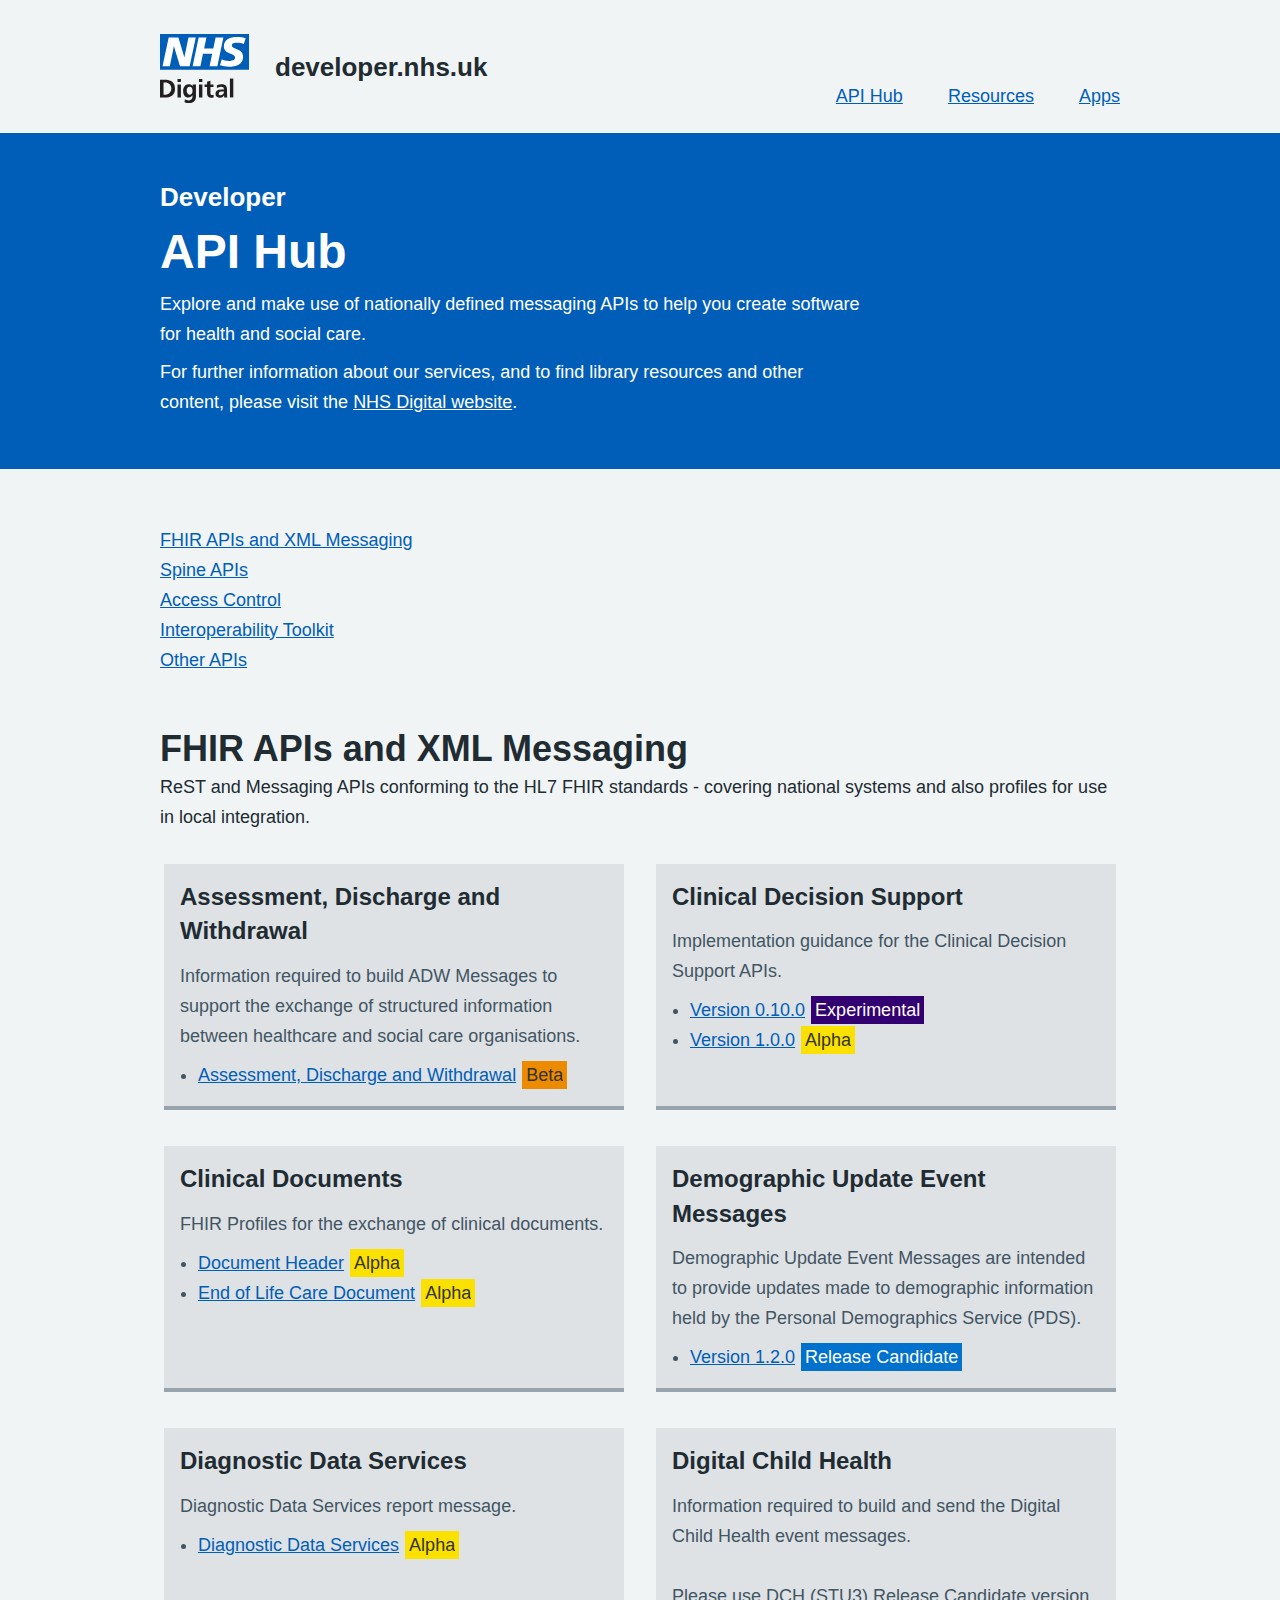
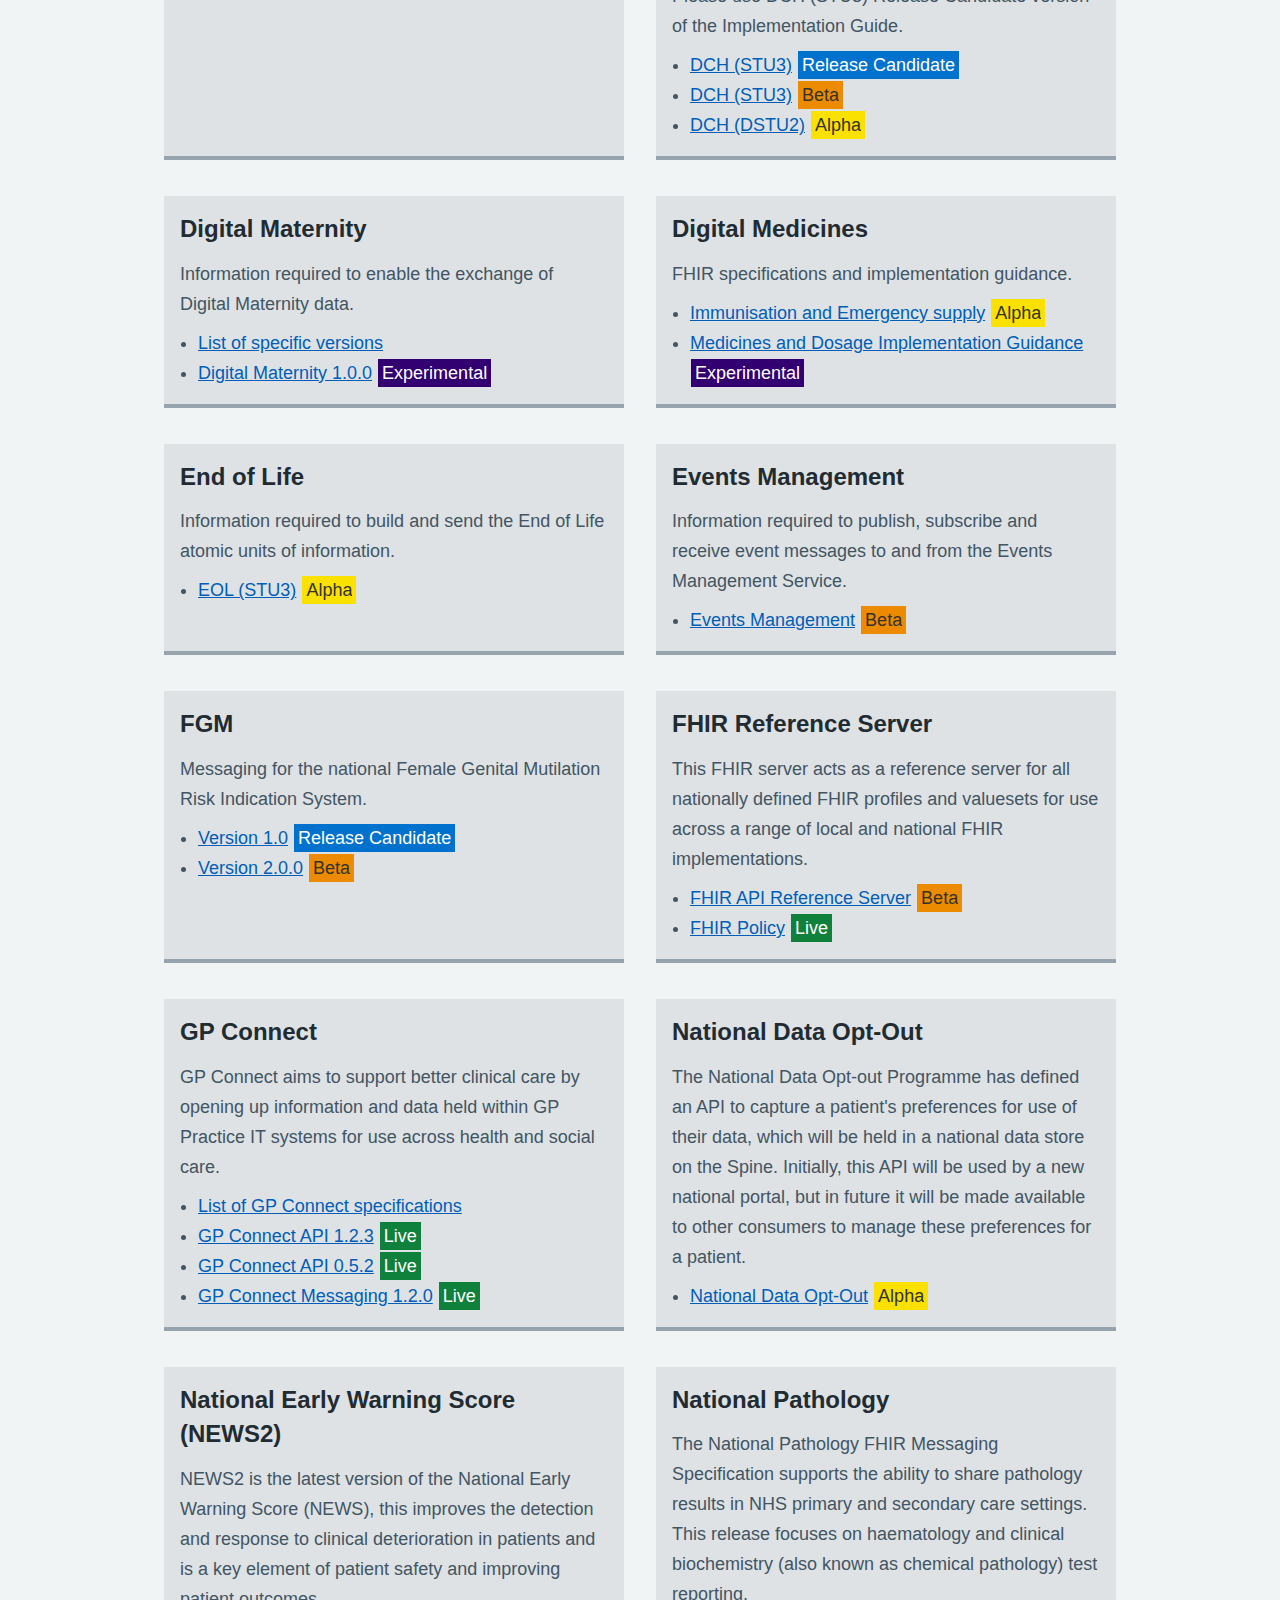
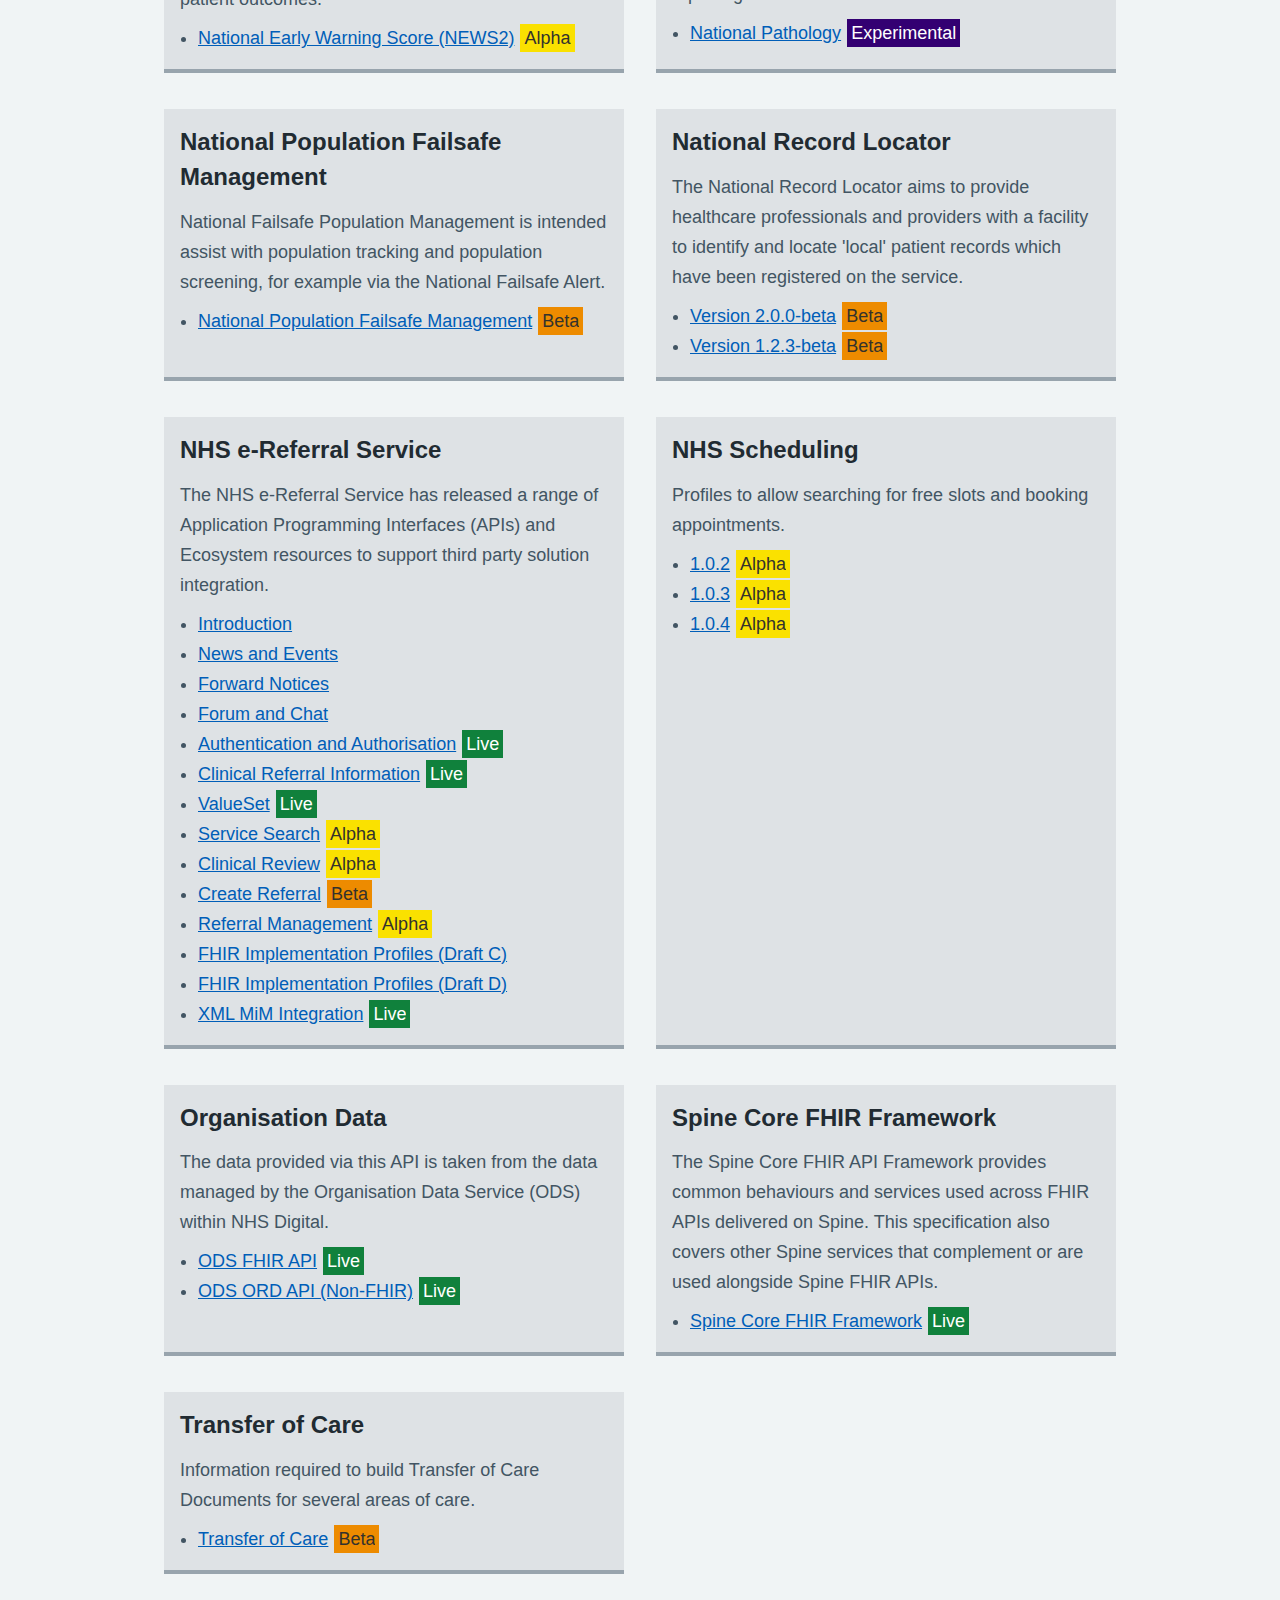
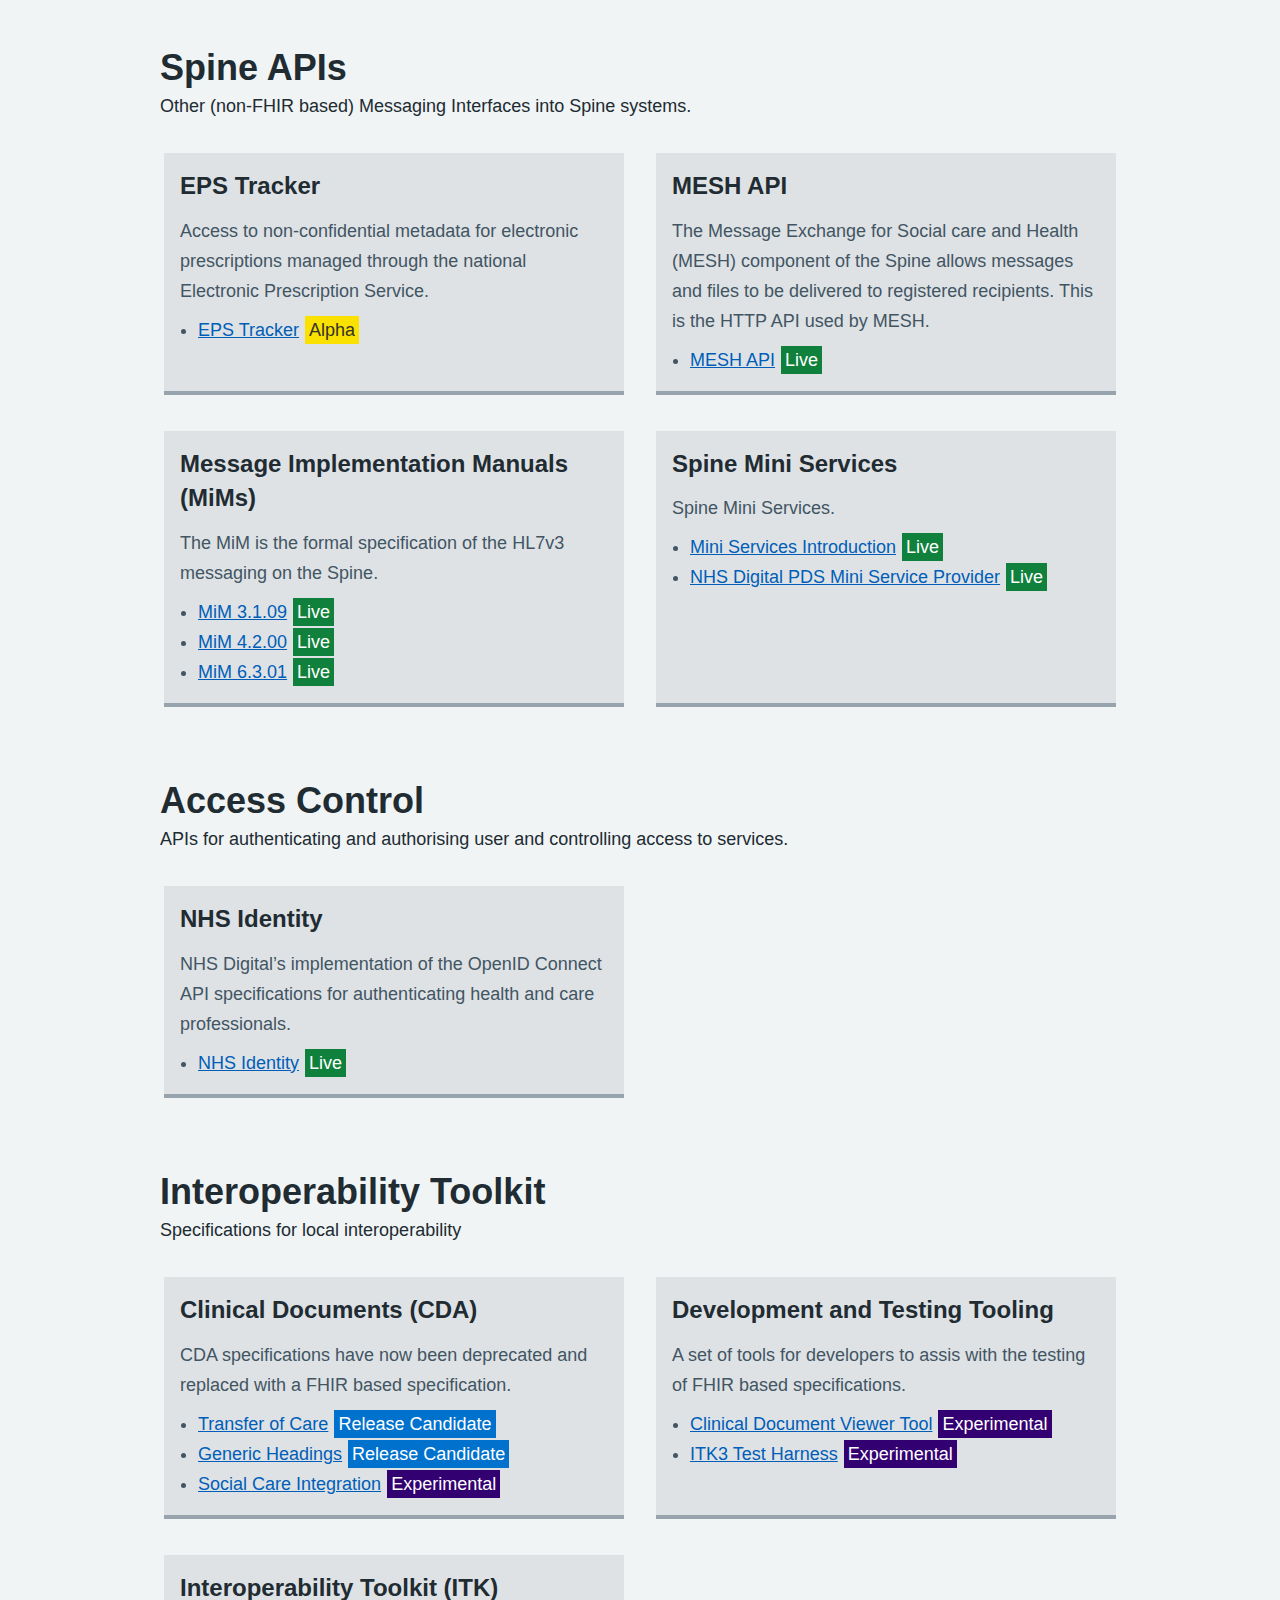
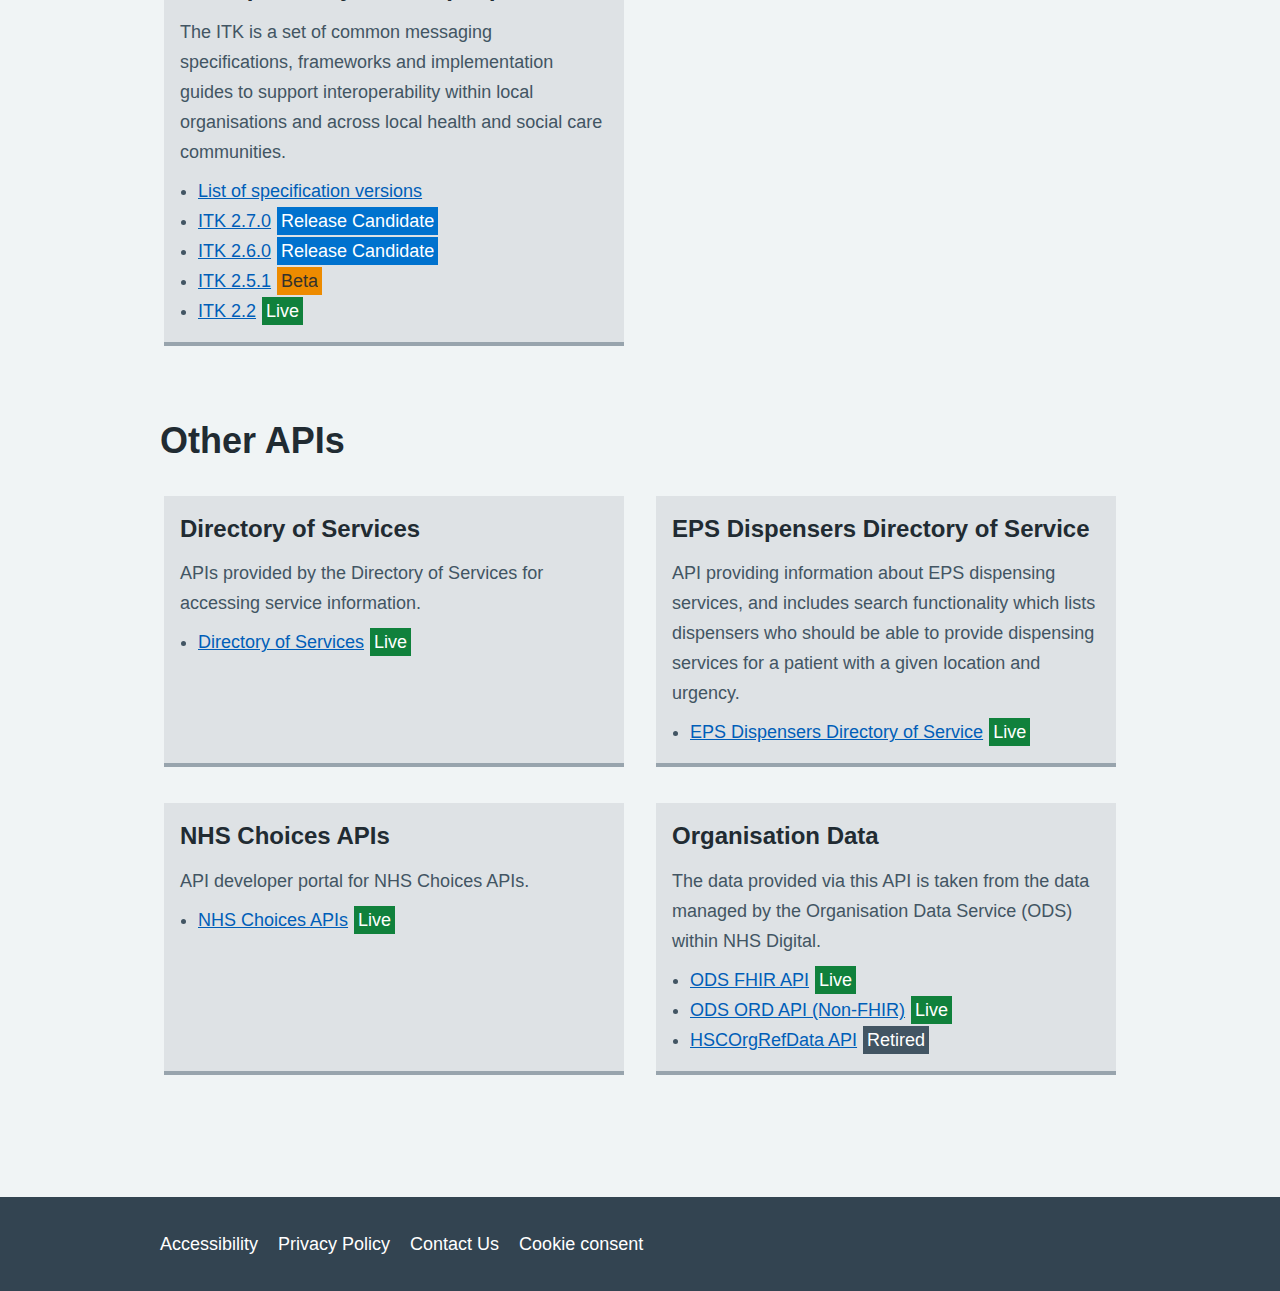
<file: index.html>
<!DOCTYPE html>
<html lang="en">
<head>
    <!-- Device metadata -->
    <meta charset="UTF-8">
    <meta name="viewport" content="width=device-width,initial-scale=1">
    <!-- Document metadata -->
    <title>NHS Health Developer Network</title>
    <meta name="description"
          content="Explore and Make use of the NHS Developer Network with nationally defined NHS messaging APIs">
    <meta name="keywords" content="NHS Developer Network, NHS APIs, NHS messaging APIs, NHS Digital"/>
    <meta name="author" content="NHS Digital">
    <!-- Media & Search metadata -->
    <link rel="canonical" href="https://developer.nhs.uk/apis/"/>
    <link rel="preconnect" href="https://www.google-analytics.com">
    <meta name="twitter:card" content="summary" />
    <meta name="twitter:site" content="@NHSDigital" />
    <meta name="twitter:creator" content="@NHSDigital" />
    <meta property="og:title" content="NHS Health Developer Network Hub Page" />
    <meta property="og:image" content="https://developer.nhs.uk/apple-icon-180x180.png" />
    <meta property="og:site_name" content="NHS Health Developer Network" />
    <meta property="og:description" content="Explore and Make use of the NHS Developer Network with nationally defined NHS messaging APIs." />
    <meta property="og:url" content="https://developer.nhs.uk/apis/" />
    <meta property="og:type" content="article" />
    <!-- Browser metadata -->
    <link rel="apple-touch-icon" sizes="57x57" href="/apple-icon-57x57.png">
    <link rel="apple-touch-icon" sizes="60x60" href="/apple-icon-60x60.png">
    <link rel="apple-touch-icon" sizes="72x72" href="/apple-icon-72x72.png">
    <link rel="apple-touch-icon" sizes="76x76" href="/apple-icon-76x76.png">
    <link rel="apple-touch-icon" sizes="114x114" href="/apple-icon-114x114.png">
    <link rel="apple-touch-icon" sizes="120x120" href="/apple-icon-120x120.png">
    <link rel="apple-touch-icon" sizes="144x144" href="/apple-icon-144x144.png">
    <link rel="apple-touch-icon" sizes="152x152" href="/apple-icon-152x152.png">
    <link rel="apple-touch-icon" sizes="180x180" href="/apple-icon-180x180.png">
    <link rel="icon" type="image/png" sizes="192x192" href="/android-icon-192x192.png">
    <link rel="icon" type="image/png" sizes="32x32" href="/favicon-32x32.png">
    <link rel="icon" type="image/png" sizes="96x96" href="/favicon-96x96.png">
    <link rel="icon" type="image/png" sizes="16x16" href="/favicon-16x16.png">
    <link rel="manifest" href="/manifest.json">
    <meta name="msapplication-TileColor" content="#ffffff">
    <meta name="msapplication-TileImage" content="/ms-icon-144x144.png">
    <meta name="theme-color" content="#ffffff">
    <!-- Analytics -->
    <script async src="https://www.googletagmanager.com/gtag/js?id=UA-38028819-4"></script>
    <script type="text/plain" data-cookieconsent="statistics">
        window.dataLayer = window.dataLayer || [];
        function gtag() {
            dataLayer.push(arguments);
        }
        gtag('js', new Date());
        gtag('config', 'UA-38028819-4', { 'anonymize_ip': true });
    </script>
    <!-- Site Style -->
    <link rel="stylesheet" type="text/css" href="/css/style-small.css" media="screen and (max-width: 992px)">
    <link rel="stylesheet" type="text/css" href="/css/style-large.css" media="screen and (min-width: 992px) and (max-width: 1520px)">
    <link rel="stylesheet" type="text/css" href="/css/style-large-xl.css" media="screen and (min-width: 1520px)">
    <!-- Cookiebot -->
    <script id="Cookiebot" src="https://consent.cookiebot.com/uc.js" data-cbid="84135343-2b4f-4d1a-b33b-564debb9d745" async></script>
</head>
<body>
<a href="#main-content" class="nhsd-skip-link">Skip to main content</a>
<header class="main-header">
    <div class="container">
        <div class="identity">
            <a href="https://developer.nhs.uk/apis/">
                <img src="/images/nhs-digital-logo.svg"
                     alt="NHS Health Developer Network Logo that links to the API's hub page. ">
            </a>
            <span>developer.nhs.uk</span>
        </div>
        <div class="navigation">
            <div class="search-box">
                <!-- TODO Add Search Box -->
            </div>
            <nav>
                <ul>
                    <li class="active"><a href="https://developer.nhs.uk/apis/">API Hub</a></li>
                    <li><a href="https://digital.nhs.uk/services/developer-resources">Resources</a></li>
                    <li><a href="https://mhealth.service.nhs.uk/">Apps</a></li>
                </ul>
            </nav>
        </div>
        <div class="menu-button" onclick="this.parentNode.classList.toggle('change')" aria-hidden="true">
            <div class="bar1"></div>
            <div class="bar2"></div>
            <div class="bar3"></div>
        </div>
    </div>
</header>
<section class="banner">
    <div class="container">
        <div class="banner-content">
            <span class="page-label">Developer</span>
            <h1><strong>API Hub</strong></h1>
            <p>
                Explore and make use of nationally defined messaging APIs to help you create software for health and social care.
            </p>
            <p>
                For further information about our services, and to find library resources and other content, please visit the
                <a href="https://digital.nhs.uk/">NHS Digital website</a>.
            </p>
        </div>
    </div>
</section>
<nav class="jump-links">
    <div class="container">
        <ul>
            <li><a href="#fhir-apis">FHIR APIs and XML Messaging</a></li>
            <li><a href="#spine-apis">Spine APIs</a></li>
            <li><a href="#access-control">Access Control</a></li>
            <li><a href="#interoperability-toolkit">Interoperability Toolkit</a></li>
            <li><a href="#other-apis">Other APIs</a></li>
        </ul>
    </div>
</nav>
<section id="main-content">
    <div class="container">
        <article>
            <h2 id="fhir-apis"><strong>FHIR APIs and XML Messaging</strong></h2>
            <p>ReST and Messaging APIs conforming to the HL7 FHIR standards - covering national systems and also
                profiles for use in local integration.</p>
            <div class="api-boxes">
                <section class="api-box">
                    <div class="inner-box">
                        <h3><strong>Assessment, Discharge and
                            Withdrawal</strong></h3>
                        <p>Information required to build ADW Messages to support the exchange of structured information
                            between
                            healthcare and social care organisations.</p>
                        <ul>
                            <li><a href="https://digital.nhs.uk/services/transfer-of-care-initiative/assessment-discharge-and-withdrawal---developer-resource">Assessment,
                                Discharge and Withdrawal</a>
                                <span class="indicator indicator-beta">Beta</span>
                            </li>
                        </ul>
                    </div>
                </section>
                <section class="api-box">
                    <div class="inner-box">
                        <h3><strong>Clinical Decision Support</strong></h3>
                        <p>Implementation guidance for the Clinical Decision Support APIs.</p>
                        <ul>
                            <li><a href="https://developer.nhs.uk/apis/cds-api/">Version 0.10.0</a>
                                <span class="indicator indicator-experimental">Experimental</span>
                            </li>
                            <li><a href="https://developer.nhs.uk/apis/cds-api-1-0-0/">Version 1.0.0</a>
                                <span class="indicator indicator-alpha">Alpha</span>
                            </li>
                        </ul>
                    </div>
                </section>
                <section class="api-box">
                    <div class="inner-box">
                        <h3><strong>Clinical Documents</strong></h3>
                        <p>FHIR Profiles for the exchange of clinical documents.</p>
                        <ul>
                            <li>
                                <a href="https://data.developer.nhs.uk/fhir/cda-on-fhir-document-header-v1-draft-b/Chapter.1.About/index.html">Document Header</a>
                                <span class="indicator indicator-alpha">Alpha</span>
                            </li>
                            <li>
                                <a href="https://data.developer.nhs.uk/fhir/cda-on-fhir-eol-v1-draft-b/Chapter.1.About/index.html">End
                                    of Life Care Document</a>
                                <span class="indicator indicator-alpha">Alpha</span>
                            </li>
                        </ul>
                    </div>
                </section>
                <section class="api-box">
                    <div class="inner-box">
                        <h3><strong>Demographic Update Event Messages</strong></h3>
                        <p>Demographic Update Event Messages are intended to provide updates made to demographic
                            information
                            held by the Personal Demographics Service (PDS).</p>
                        <ul>
                            <li><a href="https://developer.nhs.uk/apis/demographicupdates-120-rc">Version 1.2.0</a>
                                <span class="indicator indicator-release-candidate">Release Candidate</span>
                            </li>
                        </ul>
                    </div>
                </section>
                <section class="api-box">
                    <div class="inner-box">
                        <h3>
                            <strong>Diagnostic Data Services</strong>
                        </h3>
                        <p>Diagnostic Data Services report message.</p>
                        <ul>
                            <li>
                                <a href="https://data.developer.nhs.uk/fhir/dds-draft-b/DDS-Version-1-0-Draft-B/Chapter.1.About/index.html">Diagnostic Data Services</a>
                                <span class="indicator indicator-alpha">Alpha</span>
                            </li>
                        </ul>
                    </div>
                </section>
                <section class="api-box">
                    <div class="inner-box">
                        <h3><strong>Digital Child Health</strong></h3>
                        <p>Information required to build and send the Digital Child Health event messages.<br>
                            <br>
                            Please use DCH (STU3) Release Candidate version of the Implementation Guide.</p>
                        <ul>
                            <li><a href="https://nhsconnect.github.io/Digital-Child-Health-STU3/index.html">DCH
                                (STU3)</a>
                                <span class="indicator indicator-release-candidate">Release Candidate</span>
                            </li>
                            <li><a href="https://developer.nhs.uk/apis/dch-beta/">DCH (STU3)</a>
                                <span class="indicator indicator-beta">Beta</span>
                            </li>
                            <li><a href="https://data.developer.nhs.uk/specifications/dch-alpha/">DCH (DSTU2)</a>
                                <span class="indicator indicator-alpha">Alpha</span>
                            </li>
                        </ul>
                    </div>
                </section>
                <section class="api-box">
                    <div class="inner-box">
                        <h3><strong>Digital Maternity</strong></h3>
                        <p>Information required to enable the exchange of Digital Maternity data.</p>
                        <ul>
                            <li><a href="https://digital.nhs.uk/services/digital-maternity-programme/digital-maternity-specifications---developer-guidance">List of specific versions</a>
                            </li>
                            <li><a href="https://developer.nhs.uk/apis/digital-maternity-1-0-0/">Digital Maternity
                                1.0.0</a>
                                <span class="indicator indicator-experimental">Experimental</span>
                            </li>
                        </ul>
                    </div>
                </section>
                <section class="api-box">
                    <div class="inner-box">
                        <h3><strong>Digital Medicines</strong></h3>
                        <p>FHIR specifications and implementation guidance.</p>
                        <ul>
                            <li><a href="https://digital.nhs.uk/services/fhir-apis/guidance-for-developers/digital-medicine-specification">Immunisation
                                and Emergency supply</a>
                                <span class="indicator indicator-alpha">Alpha</span>
                            </li>
                            <li><a href="https://developer.nhs.uk/apis/dose-syntax-implementation/">Medicines and Dosage
                                Implementation Guidance</a>
                                <span class="indicator indicator-experimental">Experimental</span>
                            </li>
                        </ul>
                    </div>
                </section>
                <section class="api-box">
                    <div class="inner-box">
                        <h3><strong>End of Life</strong></h3>
                        <p>Information required to build and send the End of Life atomic units of information.</p>
                        <ul>
                            <li><a href="https://developer.nhs.uk/apis/eol-alpha/">EOL (STU3)</a>
                                <span class="indicator indicator-alpha">Alpha</span>
                            </li>
                        </ul>
                    </div>
                </section>
                <section class="api-box">
                    <div class="inner-box">
                        <h3><strong>Events Management</strong></h3>
                        <p>Information required to publish, subscribe and receive event messages to and from the Events
                            Management Service.</p>
                        <ul>
                            <li>
                                <a href="https://developer.nhs.uk/apis/ems-beta/">Events Management</a>
                                <span class="indicator indicator-beta">Beta</span>
                            </li>
                        </ul>
                    </div>
                </section>
                <section class="api-box">
                    <div class="inner-box">
                        <h3><strong>FGM</strong></h3>
                        <p>Messaging for the national Female Genital Mutilation Risk Indication System.</p>
                        <ul>
                            <li><a href="https://data.developer.nhs.uk/fhir/fgm/Chapter.1.About/index.html">Version
                                1.0</a>
                                <span class="indicator indicator-release-candidate">Release Candidate</span>
                            </li>
                            <li><a href="https://developer.nhs.uk/apis/fgm-v2/">Version 2.0.0</a>
                                <span class="indicator indicator-beta">Beta</span>
                            </li>
                        </ul>
                    </div>
                </section>
                <section class="api-box">
                    <div class="inner-box">
                        <h3><strong>FHIR Reference Server</strong></h3>
                        <p>This FHIR server acts as a reference server for all nationally defined FHIR profiles and
                            valuesets
                            for use across a range of local and national FHIR implementations.</p>
                        <ul>
                            <li><a href="https://fhir.nhs.uk">FHIR API Reference Server</a>
                                <span class="indicator indicator-beta">Beta</span>
                            </li>
                            <li><a href="/apis/fhir-policy">FHIR Policy</a>
                                <span class="indicator indicator-live">Live</span>
                            </li>
                        </ul>
                    </div>
                </section>
                <section class="api-box">
                    <div class="inner-box">
                        <h3><strong>GP Connect</strong></h3>
                        <p>GP Connect aims to support better clinical care by opening up information and data held
                            within GP
                            Practice IT systems for use across health and social care.</p>
                        <ul>
                            <li><a href="https://digital.nhs.uk/services/gp-connect/gp-connect-specifications-for-developers">List of GP Connect specifications</a>
                            </li>
                            <li><a href="https://developer.nhs.uk/apis/gpconnect-1-2-3/">GP Connect API 1.2.3</a>
                                <span class="indicator indicator-live">Live</span>
                            </li>
                            <li><a href="https://developer.nhs.uk/apis/gpconnect-0-5-2/">GP Connect API 0.5.2</a>
                                <span class="indicator indicator-live">Live</span>
                            </li>
                            <li><a href="https://developer.nhs.uk/apis/gpconnect-messaging-1-2/">GP Connect Messaging 1.2.0</a>
                                <span class="indicator indicator-live">Live</span>
                            </li>
                        </ul>
                    </div>
                </section>
                <section class="api-box">
                    <div class="inner-box">
                        <h3><strong>National Data Opt-Out</strong></h3>
                        <p>The National Data Opt-out Programme has defined an API to capture a patient's preferences for
                            use of their data, which will be held in a national data store on the Spine. Initially, this API
                            will be used by a new national portal, but in future it will be made available to other consumers to
                            manage these preferences for a patient.</p>
                        <ul>
                            <li>
                                <a href="https://developer.nhs.uk/apis/optout/">National Data Opt-Out</a>
                                <span class="indicator indicator-alpha">Alpha</span>
                            </li>
                        </ul>
                    </div>
                </section>
                <section class="api-box">
                    <div class="inner-box">
                        <h3><strong>National Early Warning Score (NEWS2)</strong></h3>
                        <p>NEWS2 is the latest version of the National Early Warning Score (NEWS), this improves the
                            detection
                            and response to clinical deterioration in patients and is a key element of patient safety
                            and
                            improving patient outcomes.</p>
                        <ul>
                            <li>
                                <a href="https://developer.nhs.uk/apis/news2-1.0.0-alpha.1/">National Early Warning Score (NEWS2)</a>
                                <span class="indicator indicator-alpha">Alpha</span>
                            </li>
                        </ul>
                    </div>
                </section>
                <section class="api-box">
                    <div class="inner-box">
                        <h3><strong>National Pathology</strong></h3>
                        <p>The National Pathology FHIR Messaging Specification supports the ability to share pathology
                            results
                            in NHS primary and secondary care settings. This release focuses on haematology and clinical
                            biochemistry (also known as chemical pathology) test reporting.</p>
                        <ul>
                            <li>
                                <a href="https://developer.nhs.uk/apis/itk3nationalpathology-1-1-0/">National Pathology</a>
                                <span class="indicator indicator-experimental">Experimental</span>
                            </li>
                        </ul>
                    </div>
                </section>
                <section class="api-box">
                    <div class="inner-box">
                        <h3><strong>National Population Failsafe Management</strong></h3>
                        <p>National Failsafe Population Management is intended assist with population tracking and
                            population
                            screening, for example via the National Failsafe Alert.</p>
                        <ul>
                            <li>
                                <a href="https://developer.nhs.uk/apis/npfm-beta/">National Population Failsafe Management</a>
                                <span class="indicator indicator-beta">Beta</span>
                            </li>
                        </ul>
                    </div>
                </section>
                <section class="api-box">
                    <div class="inner-box">
                        <h3><strong>National Record Locator</strong></h3>
                        <p>The National Record Locator aims to provide healthcare professionals and providers with a
                            facility to
                            identify and locate 'local' patient records which have been registered on the service.</p>
                        <ul>
                            <li><a href="https://developer.nhs.uk/apis/nrl/">Version 2.0.0-beta</a>
                                <span class="indicator indicator-beta">Beta</span>
                            </li>
                            <li><a href="https://developer.nhs.uk/apis/nrls-1-2-3-beta/">Version 1.2.3-beta</a>
                                <span class="indicator indicator-beta">Beta</span>
                            </li>
                        </ul>
                    </div>
                </section>
                <section class="api-box">
                    <div class="inner-box">
                        <h3><strong>NHS e-Referral Service</strong></h3>
                        <p>The NHS e-Referral Service has released a range of Application Programming Interfaces (APIs)
                            and
                            Ecosystem resources to support third party solution integration.</p>
                        <ul>
                            <li><a href="https://developer.nhs.uk/apis/e-Referrals/index.html">Introduction</a>
                            </li>
                            <li><a href="https://developer.nhs.uk/apis/e-Referrals/news_and_events.html">News and
                                Events</a>
                            </li>
                            <li><a href="https://developer.nhs.uk/apis/e-Referrals/forward_notices.html">Forward
                                Notices</a>
                            </li>
                            <li><a href="https://www.openhealthhub.org/c/ers">Forum and Chat </a>
                            </li>
                            <li><a href="https://developer.nhs.uk/apis/e-Referrals/develop_business_flow_bf001.html">Authentication
                                and Authorisation</a>
                                <span class="indicator indicator-live">Live</span>
                            </li>
                            <li><a href="https://developer.nhs.uk/apis/e-Referrals/develop_business_flow_bf002.html">Clinical
                                Referral Information</a>
                                <span class="indicator indicator-live">Live</span>
                            </li>
                            <li>
                                <a href="https://developer.nhs.uk/apis/e-Referrals/explore_endpoint_a004.html">ValueSet</a>
                                <span class="indicator indicator-live">Live</span>
                            </li>
                            <li><a href="https://developer.nhs.uk/apis/e-Referrals/explore_endpoint_a009.html">Service
                                Search</a>
                                <span class="indicator indicator-alpha">Alpha</span>
                            </li>
                            <li><a href="https://developer.nhs.uk/apis/e-Referrals/develop_business_flow_bf003.html">Clinical
                                Review</a>
                                <span class="indicator indicator-alpha">Alpha</span>
                            </li>
                            <li><a href="https://developer.nhs.uk/apis/e-Referrals/develop_business_flow_bf004.html">Create
                                Referral</a>
                                <span class="indicator indicator-beta">Beta</span>
                            </li>
                            <li><a href="https://developer.nhs.uk/apis/e-Referrals/develop_business_flow_bf005.html">Referral
                                Management</a>
                                <span class="indicator indicator-alpha">Alpha</span>
                            </li>
                            <li><a href="https://data.developer.nhs.uk/fhir/eRS/Chapter.1.About/index.html">FHIR
                                Implementation
                                Profiles (Draft C)</a>
                            </li>
                            <li><a href="https://data.developer.nhs.uk/specifications/eRS-draftd">FHIR Implementation
                                Profiles
                                (Draft D)</a>
                            </li>
                            <li><a href="https://developer.nhs.uk/apis/e-Referrals/mim_intro.html">XML MiM
                                Integration</a>
                                <span class="indicator indicator-live">Live</span>
                            </li>
                        </ul>
                    </div>
                </section>
                <section class="api-box">
                    <div class="inner-box">
                        <h3><strong>NHS Scheduling</strong></h3>
                        <p>Profiles to allow searching for free slots and booking appointments. </p>
                        <ul>
                            <li><a href="https://developer.nhs.uk/apis/nhsscheduling/">1.0.2</a>
                                <span class="indicator indicator-alpha">Alpha</span>
                            </li>
                            <li><a href="https://developer.nhs.uk/apis/nhsscheduling-1.0.3-alpha/">1.0.3</a>
                                <span class="indicator indicator-alpha">Alpha</span>
                            </li>
                            <li><a href="https://developer.nhs.uk/apis/nhsscheduling-1.0.4-alpha/">1.0.4</a>
                                <span class="indicator indicator-alpha">Alpha</span>
                            </li>
                        </ul>
                    </div>
                </section>
                <section class="api-box">
                    <div class="inner-box">
                        <h3><strong>Organisation Data</strong></h3>
                        <p>The data provided via this API is taken from the data managed by the Organisation Data
                            Service
                            (ODS)
                            within NHS Digital.</p>
                        <ul>
                            <li><a href="https://developer.nhs.uk/apis/ods/">ODS FHIR API</a>
                                <span class="indicator indicator-live">Live</span>
                            </li>
                            <li>
                                <a href="https://digital.nhs.uk/services/organisation-data-service/guidance-for-developers">ODS
                                    ORD
                                    API (Non-FHIR)</a>
                                <span class="indicator indicator-live">Live</span>
                            </li>
                        </ul>
                    </div>
                </section>
                <section class="api-box">
                    <div class="inner-box">
                        <h3><strong>Spine Core FHIR Framework</strong></h3>
                        <p>The Spine Core FHIR API Framework provides common behaviours and services used across FHIR
                            APIs
                            delivered on Spine. This specification also covers other Spine services that complement or
                            are
                            used
                            alongside Spine FHIR APIs.</p>
                        <ul>
                            <li>
                                <a href="https://developer.nhs.uk/apis/spine-core/">Spine Core FHIR Framework</a>
                                <span class="indicator indicator-live">Live</span>
                            </li>
                        </ul>
                    </div>
                </section>
                <section class="api-box">
                    <div class="inner-box">
                        <h3><strong>Transfer of Care</strong></h3>
                        <p>Information required to build Transfer of Care Documents for several areas of care.</p>
                        <ul>
                            <li>
                                <a href="https://digital.nhs.uk/services/interoperability-toolkit/developer-resources/transfer-of-care-specification-versions">Transfer of Care</a>
                                <span class="indicator indicator-beta">Beta</span>
                            </li>
                        </ul>
                    </div>
                </section>
            </div>
        </article>
        <article>
            <h2 id="spine-apis"><strong>Spine APIs</strong></h2>
            <p>Other (non-FHIR based) Messaging Interfaces into Spine systems.</p>
            <div class="api-boxes">
                <section class="api-box">
                    <div class="inner-box">
                        <h3><strong>EPS Tracker</strong></h3>
                        <p>Access to non-confidential metadata for electronic prescriptions managed through the national Electronic Prescription Service.</p>
                        <ul>
                            <li>
                                <a href="https://developer.nhs.uk/apis/eps-tracker/">EPS Tracker</a>
                                <span class="indicator indicator-alpha">Alpha</span>
                            </li>
                        </ul>
                    </div>
                </section>
                <section class="api-box">
                    <div class="inner-box">
                        <h3><strong>MESH API</strong></h3>
                        <p>The Message Exchange for Social care and Health (MESH) component of the Spine allows messages and files to be delivered to registered recipients. This is the HTTP API used by MESH.</p>
                        <ul>
                            <li>
                                <a href="https://meshapi.docs.apiary.io/#">MESH API</a>
                                <span class="indicator indicator-live">Live</span>
                            </li>
                        </ul>
                    </div>
                </section>
                <section class="api-box">
                    <div class="inner-box">
                        <h3><strong>Message Implementation Manuals (MiMs)</strong></h3>
                        <p>The MiM is the formal specification of the HL7v3 messaging on the Spine.</p>
                        <ul>
                            <li><a href="https://data.developer.nhs.uk/dms/mim/3.1.09/Index.htm">MiM 3.1.09</a>
                                <span class="indicator indicator-live">Live</span>
                            </li>
                            <li><a href="https://data.developer.nhs.uk/dms/mim/4.2.00/Index.htm">MiM 4.2.00</a>
                                <span class="indicator indicator-live">Live</span>
                            </li>
                            <li><a href="https://data.developer.nhs.uk/dms/mim/6.3.01/Index.htm">MiM 6.3.01</a>
                                <span class="indicator indicator-live">Live</span>
                            </li>
                        </ul>
                    </div>
                </section>
                <section class="api-box">
                    <div class="inner-box">
                        <h3><strong>Spine Mini Services</strong></h3>
                        <p>Spine Mini Services.</p>
                        <ul>
                            <li><a href="https://developer.nhs.uk/apis/smsp/index.html">Mini Services Introduction</a>
                                <span class="indicator indicator-live">Live</span>
                            </li>
                            <li><a href="https://digital.nhs.uk/services/spine/spine-mini-service-provider-for-personal-demographics-service">NHS Digital PDS Mini Service Provider</a>
                                <span class="indicator indicator-live">Live</span>
                            </li>
                        </ul>
                    </div>
                </section>
            </div>
        </article>
        <article>
            <h2 id="access-control"><strong>Access Control</strong></h2>
            <p>APIs for authenticating and authorising user and controlling access to services.</p>
            <div class="api-boxes">
                <section class="api-box">
                    <div class="inner-box">
                        <h3><strong>NHS Identity</strong></h3>
                        <p>NHS Digital’s implementation of the OpenID Connect API specifications for authenticating health and care professionals.</p>
                        <ul>
                            <li>
                                <a href="https://digital.nhs.uk/services/nhs-identity/guidance-for-developers/an-introduction-to-nhs-identity">NHS Identity</a>
                                <span class="indicator indicator-live">Live</span>
                            </li>
                        </ul>
                    </div>
                </section>
            </div>
        </article>
        <article>
            <h2 id="interoperability-toolkit"><strong>Interoperability Toolkit</strong></h2>
            <p>Specifications for local interoperability</p>
            <div class="api-boxes">
                <section class="api-box">
                    <div class="inner-box">
                        <h3><strong>Clinical Documents (CDA)</strong></h3>
                        <p>CDA specifications have now been deprecated and replaced with a FHIR based specification.</p>
                        <ul>
                            <li><a href="https://data.developer.nhs.uk/specifications/NHS-CDA-eDischarge/">Transfer of Care</a>
                                <span class="indicator indicator-release-candidate">Release Candidate</span>
                            </li>
                            <li><a href="https://data.developer.nhs.uk/fhir/sh/StructuredHeadings-1-0-RC4/">Generic Headings</a>
                                <span class="indicator indicator-release-candidate">Release Candidate</span>
                            </li>
                            <li><a href="https://data.developer.nhs.uk/dms/HSCI-6.0-Draft/Publish/index.html">Social Care Integration</a>
                                <span class="indicator indicator-experimental">Experimental</span>
                            </li>
                        </ul>
                    </div>
                </section>
                <section class="api-box">
                    <div class="inner-box">
                        <h3><strong>Development and Testing Tooling</strong></h3>
                        <p>A set of tools for developers to assis with the testing of FHIR based specifications.</p>
                        <ul>
                            <li><a href="https://data.developer.nhs.uk/document-viewer/">Clinical Document Viewer Tool</a>
                                <span class="indicator indicator-experimental">Experimental</span>
                            </li>
                            <li><a href="https://digital.nhs.uk/services/interoperability-toolkit/developer-resources/itk3-test-harness">ITK3 Test Harness</a>
                                <span class="indicator indicator-experimental">Experimental</span>
                            </li>
                        </ul>
                    </div>
                </section>
                <section class="api-box">
                    <div class="inner-box">
                        <h3><strong>Interoperability Toolkit (ITK)</strong></h3>
                        <p>The ITK is a set of common messaging specifications, frameworks and implementation guides to support interoperability within local organisations and across local health and social care communities.</p>
                        <ul>
                            <li><a href="https://digital.nhs.uk/services/interoperability-toolkit/developer-resources/itk3-test-harness/itk3-messaging-distribution-specification-versions">List of specification versions</a>
                            </li>
                            <li><a href="https://developer.nhs.uk/apis/itk3messagedistribution-2-7-0/">ITK 2.7.0</a>
                                <span class="indicator indicator-release-candidate">Release Candidate</span>
                            </li>
                            <li><a href="https://developer.nhs.uk/apis/itk3messagedistribution-2-6-0/">ITK 2.6.0</a>
                                <span class="indicator indicator-release-candidate">Release Candidate</span>
                            </li>
                            <li><a href="https://developer.nhs.uk/apis/itk3messagedistribution/">ITK 2.5.1</a>
                                <span class="indicator indicator-beta">Beta</span>
                            </li>
                            <li><a href="https://digital.nhs.uk/services/interoperability-toolkit/interoperability-toolkit-releases/release-2.2">ITK 2.2</a>
                                <span class="indicator indicator-live">Live</span>
                            </li>
                        </ul>
                    </div>
                </section>
            </div>
        </article>
        <article>
            <h2 id="other-apis"><strong>Other APIs</strong></h2>
            <div class="api-boxes">
                <section class="api-box">
                    <div class="inner-box">
                        <h3><strong>Directory of Services</strong></h3>
                        <p>APIs provided by the Directory of Services for accessing service information.</p>
                        <ul>
                            <li>
                                <a href="https://developer.nhs.uk/apis/dos-api/">Directory of Services</a>
                                <span class="indicator indicator-live">Live</span>
                            </li>
                        </ul>
                    </div>
                </section>
                <section class="api-box">
                    <div class="inner-box">
                        <h3><strong>EPS Dispensers Directory of Service</strong></h3>
                        <p>API providing information about EPS dispensing services, and includes search functionality which lists dispensers who should be able to provide dispensing services for a patient with a given location and urgency.</p>
                        <ul>
                            <li>
                                <a href="https://nhseps.github.io/dos-api/">EPS Dispensers Directory of Service</a>
                                <span class="indicator indicator-live">Live</span>
                            </li>
                        </ul>
                    </div>
                </section>
                <section class="api-box">
                    <div class="inner-box">
                        <h3><strong>NHS Choices APIs</strong></h3>
                        <p>API developer portal for NHS Choices APIs.</p>
                        <ul>
                            <li>
                                <a href="https://developer.api.nhs.uk/">NHS Choices APIs</a>
                                <span class="indicator indicator-live">Live</span>
                            </li>
                        </ul>
                    </div>
                </section>
                <section class="api-box">
                    <div class="inner-box">
                        <h3><strong>Organisation Data</strong></h3>
                        <p>The data provided via this API is taken from the data managed by the Organisation Data Service (ODS) within NHS Digital.</p>
                        <ul>
                            <li><a href="https://developer.nhs.uk/apis/ods/">ODS FHIR API</a>
                                <span class="indicator indicator-live">Live</span>
                            </li>
                            <li><a href="https://digital.nhs.uk/services/organisation-data-service/guidance-for-developers">ODS ORD API (Non-FHIR)</a>
                                <span class="indicator indicator-live">Live</span>
                            </li>
                            <li><a href="https://developer.nhs.uk/downloads-data/open-api-health-social-care-organisation-reference-data/">HSCOrgRefData API</a>
                                <span class="indicator indicator-retired">Retired</span>
                            </li>
                        </ul>
                    </div>
                </section>
            </div>
        </article>
    </div>
</section>
<footer class="footer">
    <div class="container">
        <nav>
            <ul>
                <li><a href="#todo">Accessibility</a></li>
                <li><a href="#todo">Privacy Policy</a></li>
                <li><a href="mailto:websitedevelopment@nhs.net">Contact Us</a></li>
                <li><a href="javascript:Cookiebot.renew()">Cookie consent</a></li>
            </ul>
        </nav>
    </div>
</footer>
</body>
</html>
</file>
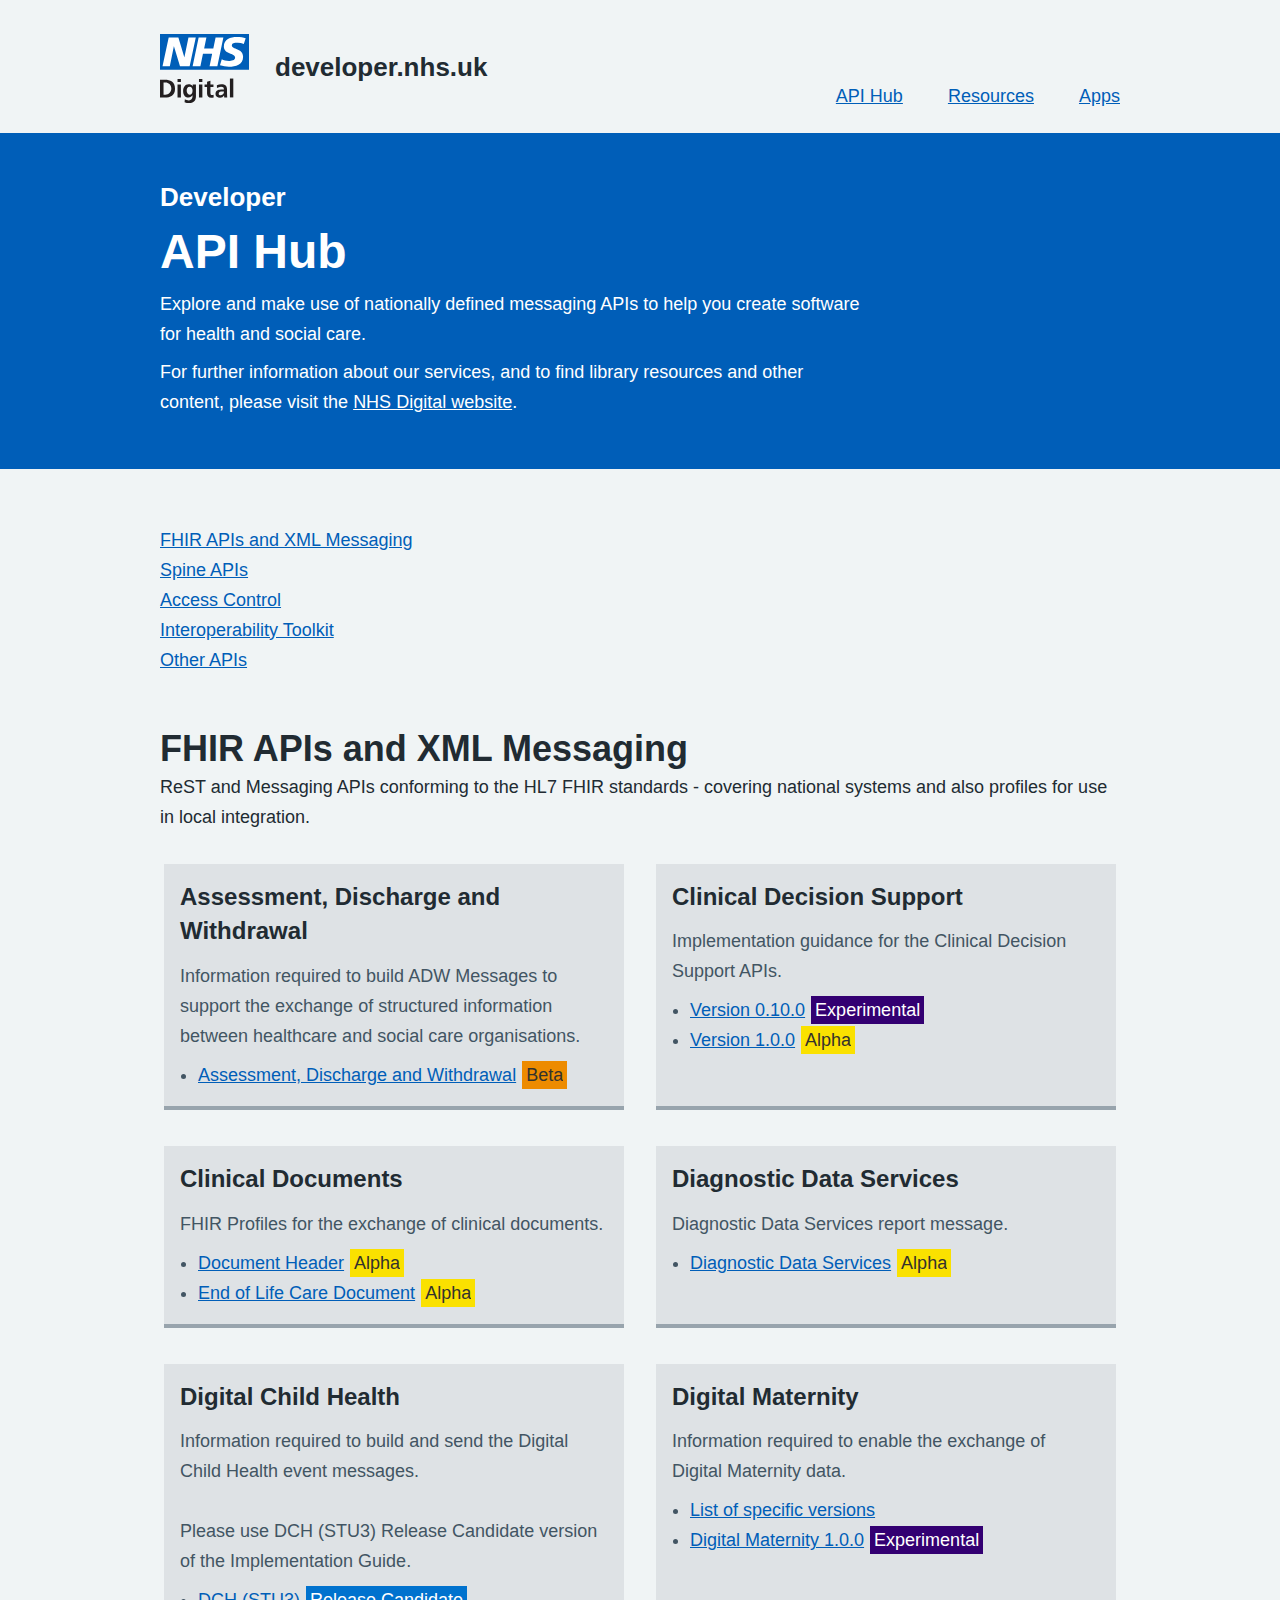
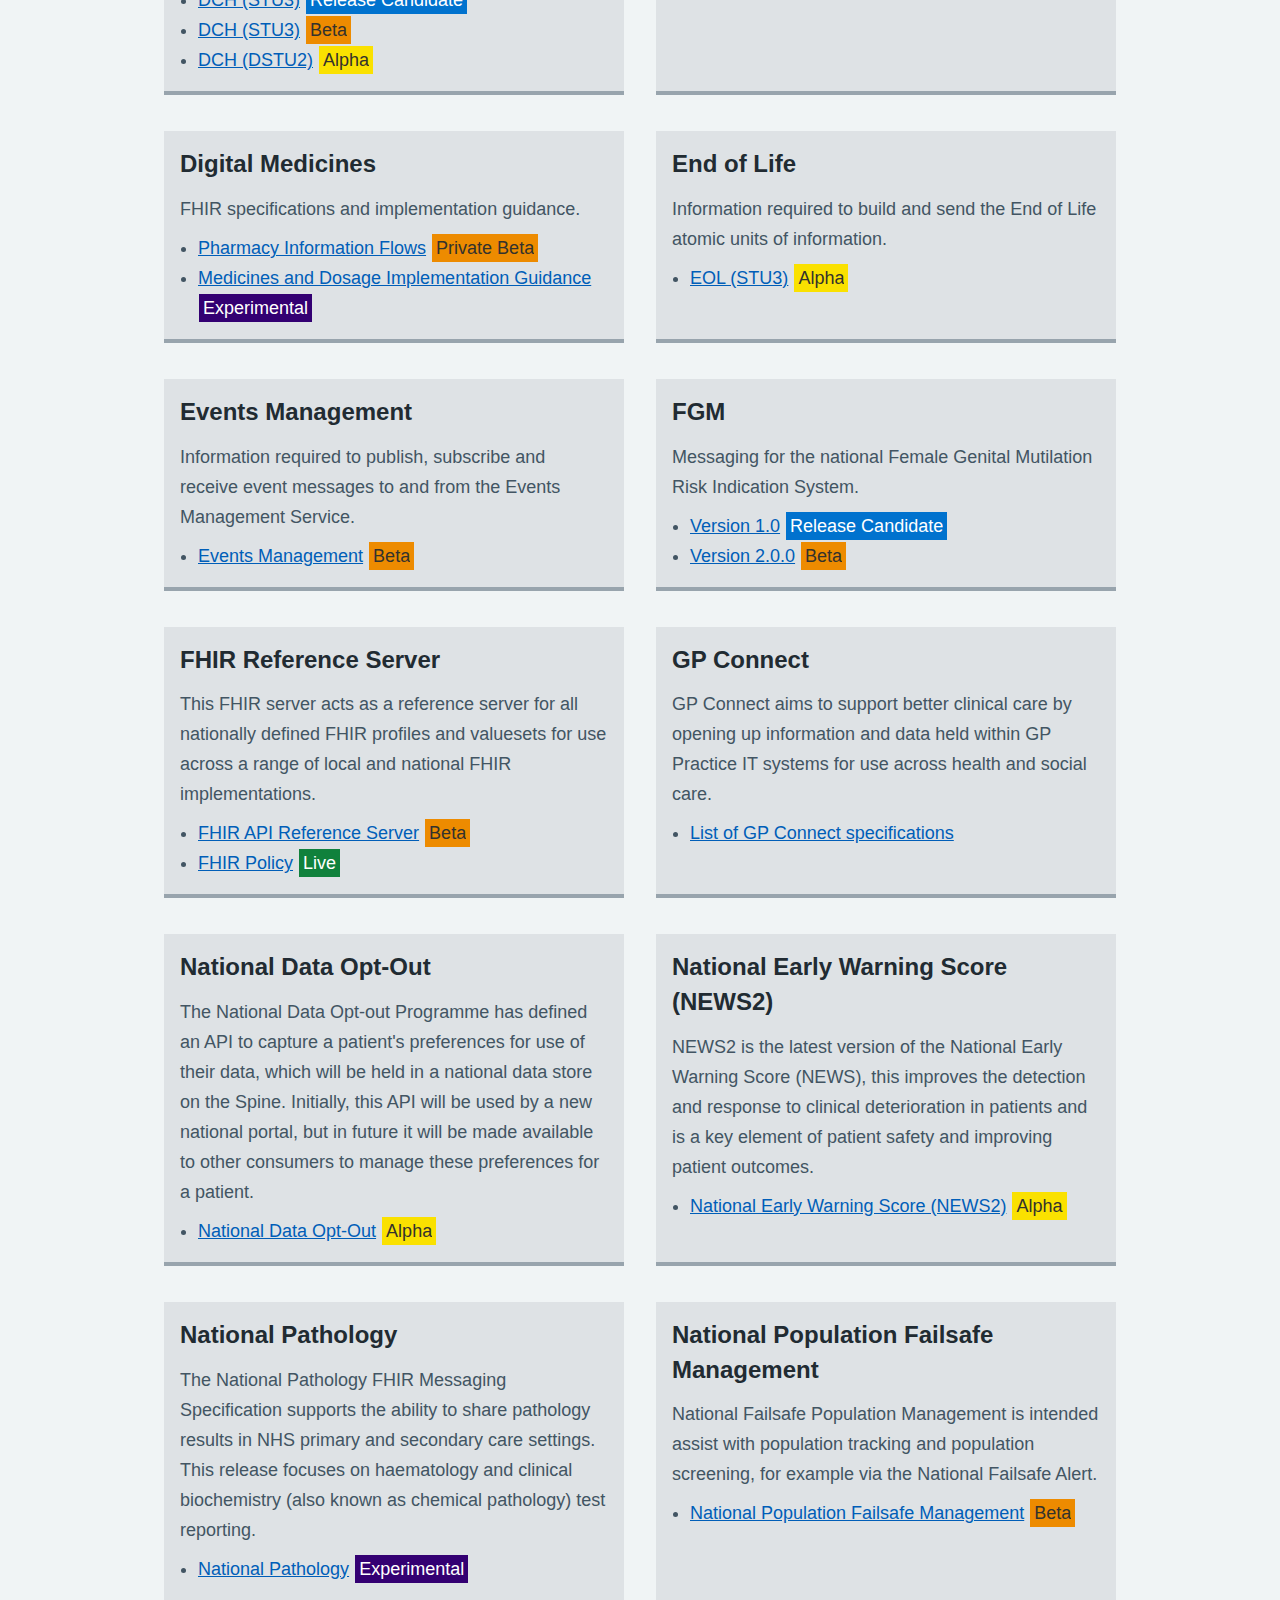
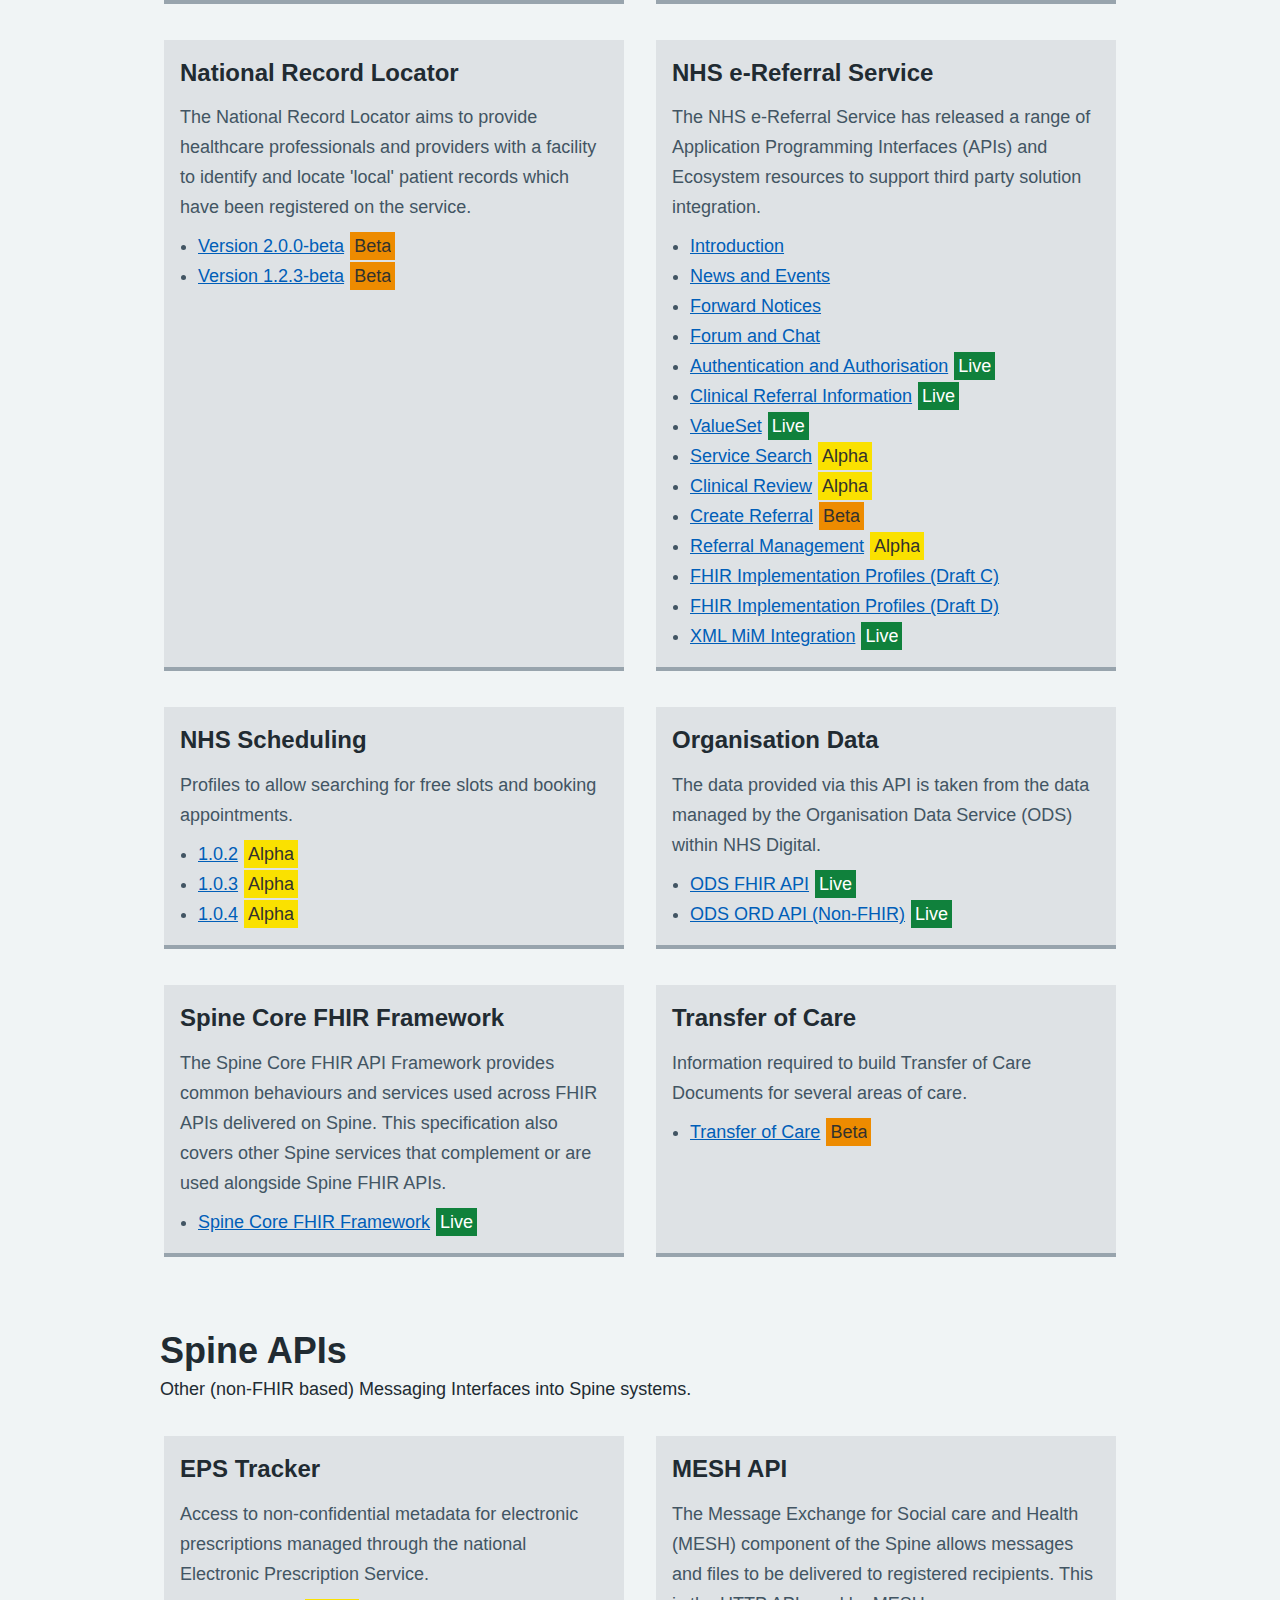
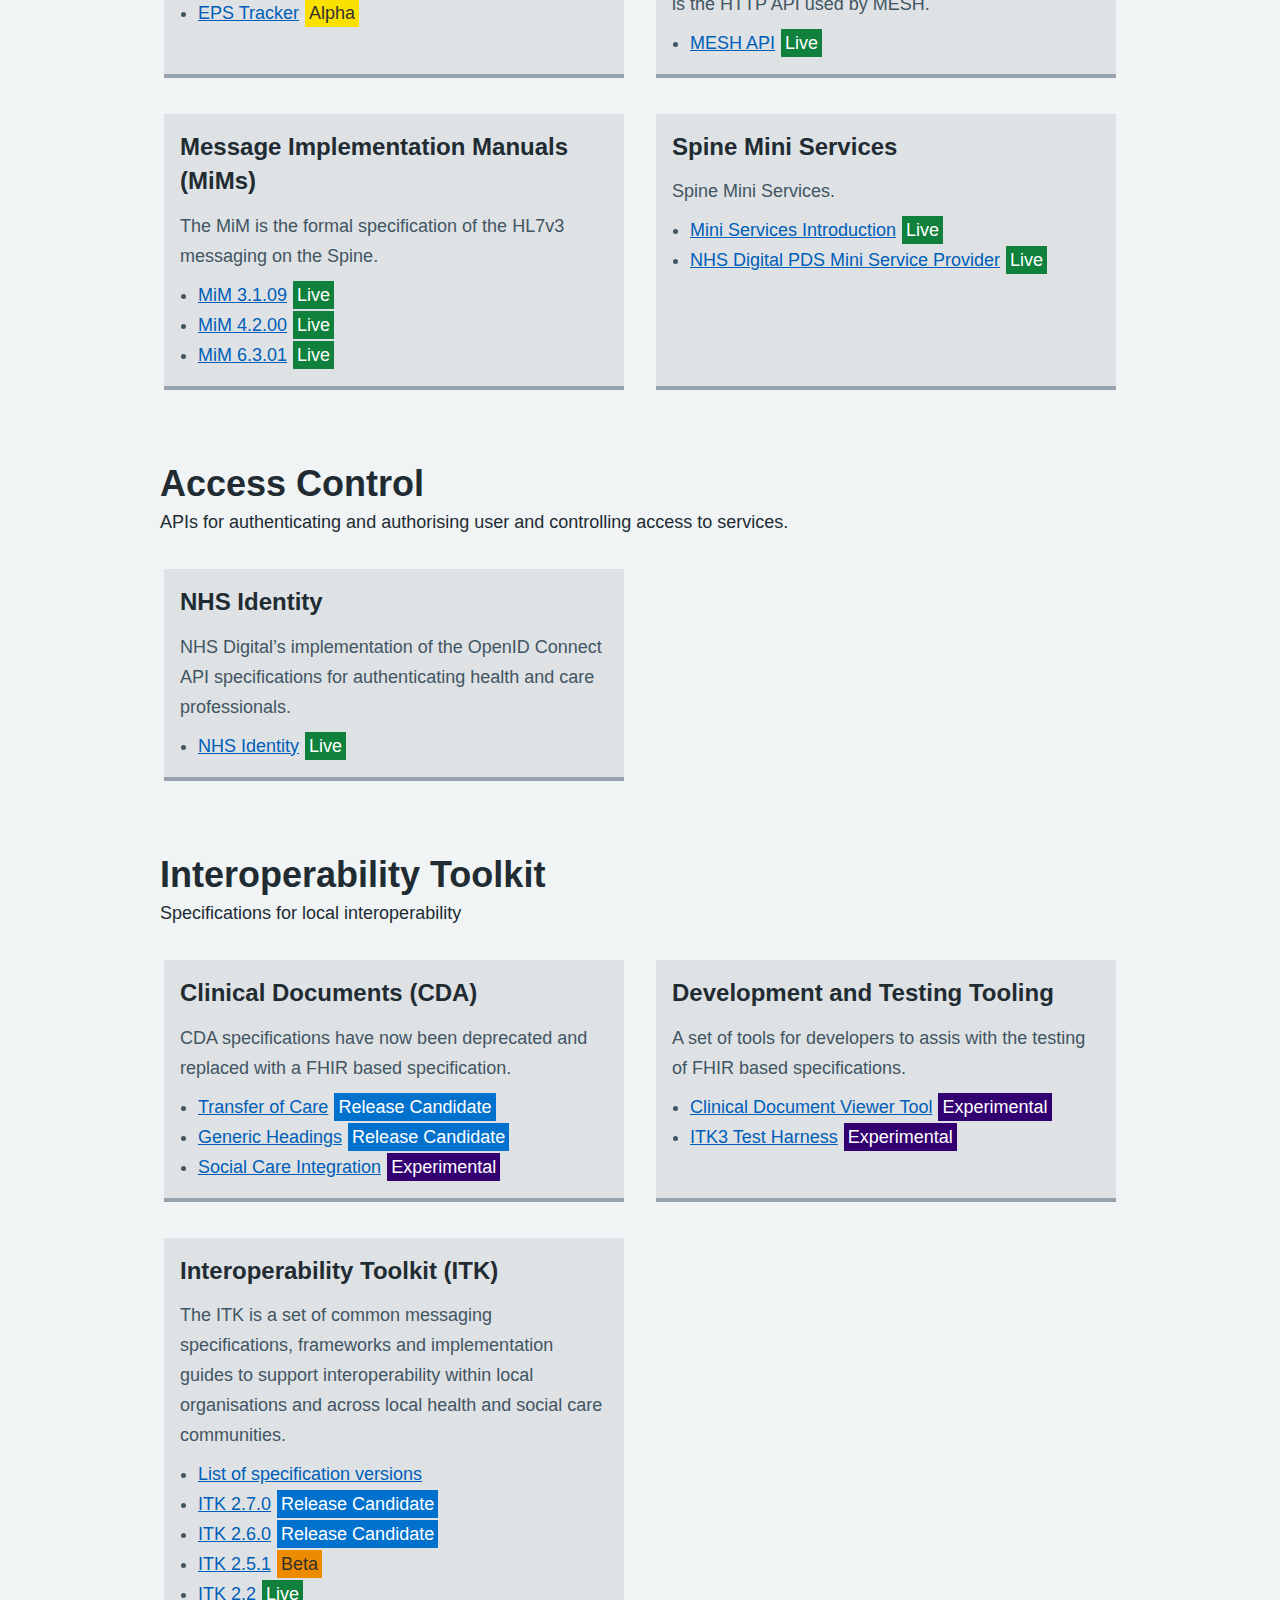
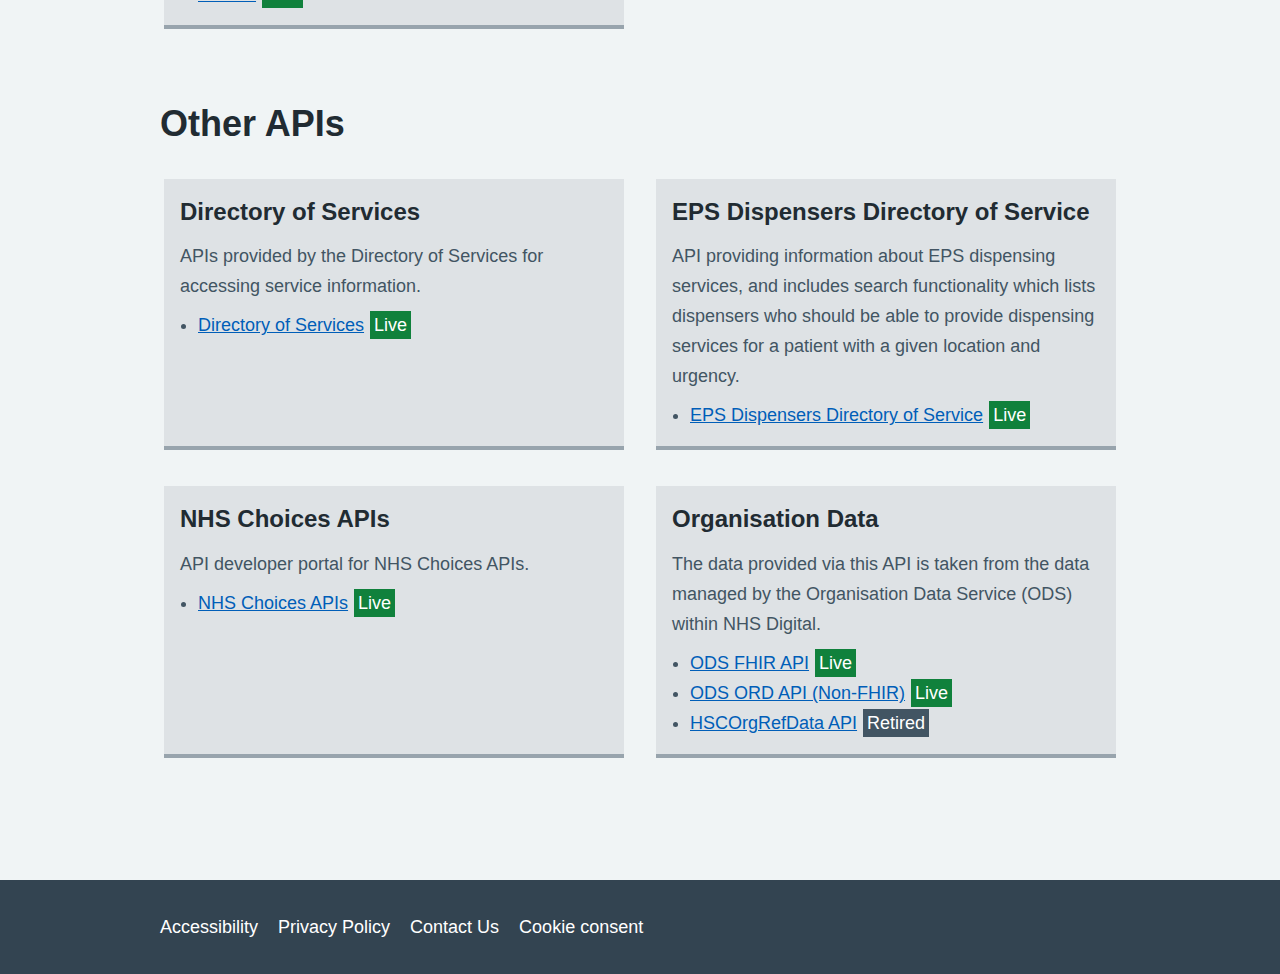
<file: apis/index.html>
<!DOCTYPE html>
<html lang="en">
<head>
    <!-- Device metadata -->
    <meta charset="UTF-8">
    <meta name="viewport" content="width=device-width,initial-scale=1">
    <!-- Document metadata -->
    <title>NHS Health Developer Network</title>
    <meta name="description"
          content="Explore and Make use of the NHS Developer Network with nationally defined NHS messaging APIs">
    <meta name="keywords" content="NHS Developer Network, NHS APIs, NHS messaging APIs, NHS Digital"/>
    <meta name="author" content="NHS Digital">
    <!-- Media & Search metadata -->
    <link rel="canonical" href="https://developer.nhs.uk/apis/"/>
    <link rel="preconnect" href="https://www.google-analytics.com">
    <meta name="twitter:card" content="summary" />
    <meta name="twitter:site" content="@NHSDigital" />
    <meta name="twitter:creator" content="@NHSDigital" />
    <meta property="og:title" content="NHS Health Developer Network Hub Page" />
    <meta property="og:image" content="https://developer.nhs.uk/apple-icon-180x180.png" />
    <meta property="og:site_name" content="NHS Health Developer Network" />
    <meta property="og:description" content="Explore and Make use of the NHS Developer Network with nationally defined NHS messaging APIs." />
    <meta property="og:url" content="https://developer.nhs.uk/apis/" />
    <meta property="og:type" content="article" />
    <!-- Browser metadata -->
    <link rel="apple-touch-icon" sizes="57x57" href="/apple-icon-57x57.png">
    <link rel="apple-touch-icon" sizes="60x60" href="/apple-icon-60x60.png">
    <link rel="apple-touch-icon" sizes="72x72" href="/apple-icon-72x72.png">
    <link rel="apple-touch-icon" sizes="76x76" href="/apple-icon-76x76.png">
    <link rel="apple-touch-icon" sizes="114x114" href="/apple-icon-114x114.png">
    <link rel="apple-touch-icon" sizes="120x120" href="/apple-icon-120x120.png">
    <link rel="apple-touch-icon" sizes="144x144" href="/apple-icon-144x144.png">
    <link rel="apple-touch-icon" sizes="152x152" href="/apple-icon-152x152.png">
    <link rel="apple-touch-icon" sizes="180x180" href="/apple-icon-180x180.png">
    <link rel="icon" type="image/png" sizes="192x192" href="/android-icon-192x192.png">
    <link rel="icon" type="image/png" sizes="32x32" href="/favicon-32x32.png">
    <link rel="icon" type="image/png" sizes="96x96" href="/favicon-96x96.png">
    <link rel="icon" type="image/png" sizes="16x16" href="/favicon-16x16.png">
    <link rel="manifest" href="/manifest.json">
    <meta name="msapplication-TileColor" content="#ffffff">
    <meta name="msapplication-TileImage" content="/ms-icon-144x144.png">
    <meta name="theme-color" content="#ffffff">
    <!-- Analytics -->
    <script async src="https://www.googletagmanager.com/gtag/js?id=UA-38028819-4"></script>
    <script type="text/plain" data-cookieconsent="statistics">
        window.dataLayer = window.dataLayer || [];
        function gtag() {
            dataLayer.push(arguments);
        }
        gtag('js', new Date());
        gtag('config', 'UA-38028819-4', { 'anonymize_ip': true });
    </script>
    <!-- Site Style -->
    <link rel="stylesheet" type="text/css" href="/css/style-small.css" media="screen and (max-width: 992px)">
    <link rel="stylesheet" type="text/css" href="/css/style-large.css" media="screen and (min-width: 992px) and (max-width: 1520px)">
    <link rel="stylesheet" type="text/css" href="/css/style-large-xl.css" media="screen and (min-width: 1520px)">
    <!-- Cookiebot -->
    <script id="Cookiebot" src="https://consent.cookiebot.com/uc.js" data-cbid="84135343-2b4f-4d1a-b33b-564debb9d745" async></script>
</head>
<body>
<a href="#main-content" class="nhsd-skip-link">Skip to main content</a>
<header class="main-header">
    <div class="container">
        <div class="identity">
            <a href="https://developer.nhs.uk/apis/">
                <img src="/images/nhs-digital-logo.svg"
                     alt="NHS Health Developer Network Logo that links to the API's hub page. ">
            </a>
            <span>developer.nhs.uk</span>
        </div>
        <div class="navigation">
            <div class="search-box">
                <!-- TODO Add Search Box -->
            </div>
            <nav>
                <ul>
                    <li class="active"><a href="https://developer.nhs.uk/apis/">API Hub</a></li>
                    <li><a href="https://digital.nhs.uk/services/developer-resources">Resources</a></li>
                    <li><a href="https://mhealth.service.nhs.uk/">Apps</a></li>
                </ul>
            </nav>
        </div>
        <div class="menu-button" onclick="this.parentNode.classList.toggle('change')" aria-hidden="true">
            <div class="bar1"></div>
            <div class="bar2"></div>
            <div class="bar3"></div>
        </div>
    </div>
</header>
<!-- start api-content-->
<section class="banner">
    <div class="container">
        <div class="banner-content">
            <span class="page-label">Developer</span>
            <h1><strong>API Hub</strong></h1>
            <p>
                Explore and make use of nationally defined messaging APIs to help you create software for health and social care.
            </p>
            <p>
                For further information about our services, and to find library resources and other content, please visit the
                <a href="https://digital.nhs.uk/">NHS Digital website</a>.
            </p>
        </div>
    </div>
</section>
<nav class="jump-links">
    <div class="container">
        <ul>
            <li><a href="#fhir-apis">FHIR APIs and XML Messaging</a></li>
            <li><a href="#spine-apis">Spine APIs</a></li>
            <li><a href="#access-control">Access Control</a></li>
            <li><a href="#interoperability-toolkit">Interoperability Toolkit</a></li>
            <li><a href="#other-apis">Other APIs</a></li>
        </ul>
    </div>
</nav>
<section id="main-content">
    <div class="container">
        <article>
            <h2 id="fhir-apis"><strong>FHIR APIs and XML Messaging</strong></h2>
            <p>ReST and Messaging APIs conforming to the HL7 FHIR standards - covering national systems and also
                profiles for use in local integration.</p>
            <div class="api-boxes">
                <section class="api-box">
                    <div class="inner-box">
                        <h3><strong>Assessment, Discharge and
                            Withdrawal</strong></h3>
                        <p>Information required to build ADW Messages to support the exchange of structured information
                            between
                            healthcare and social care organisations.</p>
                        <ul>
                            <li><a href="https://digital.nhs.uk/services/transfer-of-care-initiative/assessment-discharge-and-withdrawal---developer-resource">Assessment,
                                Discharge and Withdrawal</a>
                                <span class="indicator indicator-beta">Beta</span>
                            </li>
                        </ul>
                    </div>
                </section>
                <section class="api-box">
                    <div class="inner-box">
                        <h3><strong>Clinical Decision Support</strong></h3>
                        <p>Implementation guidance for the Clinical Decision Support APIs.</p>
                        <ul>
                            <li><a href="https://developer.nhs.uk/apis/cds-api/">Version 0.10.0</a>
                                <span class="indicator indicator-experimental">Experimental</span>
                            </li>
                            <li><a href="https://developer.nhs.uk/apis/cds-api-1-0-0/">Version 1.0.0</a>
                                <span class="indicator indicator-alpha">Alpha</span>
                            </li>
                        </ul>
                    </div>
                </section>
                <section class="api-box">
                    <div class="inner-box">
                        <h3><strong>Clinical Documents</strong></h3>
                        <p>FHIR Profiles for the exchange of clinical documents.</p>
                        <ul>
                            <li>
                                <a href="https://data.developer.nhs.uk/fhir/cda-on-fhir-document-header-v1-draft-b/Chapter.1.About/index.html">Document Header</a>
                                <span class="indicator indicator-alpha">Alpha</span>
                            </li>
                            <li>
                                <a href="https://data.developer.nhs.uk/fhir/cda-on-fhir-eol-v1-draft-b/Chapter.1.About/index.html">End
                                    of Life Care Document</a>
                                <span class="indicator indicator-alpha">Alpha</span>
                            </li>
                        </ul>
                    </div>
                </section>
                <section class="api-box">
                    <div class="inner-box">
                        <h3>
                            <strong>Diagnostic Data Services</strong>
                        </h3>
                        <p>Diagnostic Data Services report message.</p>
                        <ul>
                            <li>
                                <a href="https://data.developer.nhs.uk/fhir/dds-draft-b/DDS-Version-1-0-Draft-B/Chapter.1.About/index.html">Diagnostic Data Services</a>
                                <span class="indicator indicator-alpha">Alpha</span>
                            </li>
                        </ul>
                    </div>
                </section>
                <section class="api-box">
                    <div class="inner-box">
                        <h3><strong>Digital Child Health</strong></h3>
                        <p>Information required to build and send the Digital Child Health event messages.<br>
                            <br>
                            Please use DCH (STU3) Release Candidate version of the Implementation Guide.</p>
                        <ul>
                            <li><a href="https://nhsconnect.github.io/Digital-Child-Health-STU3/index.html">DCH
                                (STU3)</a>
                                <span class="indicator indicator-release-candidate">Release Candidate</span>
                            </li>
                            <li><a href="https://developer.nhs.uk/apis/dch-beta/">DCH (STU3)</a>
                                <span class="indicator indicator-beta">Beta</span>
                            </li>
                            <li><a href="https://data.developer.nhs.uk/specifications/dch-alpha/">DCH (DSTU2)</a>
                                <span class="indicator indicator-alpha">Alpha</span>
                            </li>
                        </ul>
                    </div>
                </section>
                <section class="api-box">
                    <div class="inner-box">
                        <h3><strong>Digital Maternity</strong></h3>
                        <p>Information required to enable the exchange of Digital Maternity data.</p>
                        <ul>
                            <li><a href="https://digital.nhs.uk/services/digital-maternity-programme/digital-maternity-specifications---developer-guidance">List of specific versions</a>
                            </li>
                            <li><a href="https://developer.nhs.uk/apis/digital-maternity-1-0-0/">Digital Maternity
                                1.0.0</a>
                                <span class="indicator indicator-experimental">Experimental</span>
                            </li>
                        </ul>
                    </div>
                </section>
                <section class="api-box">
                    <div class="inner-box">
                        <h3><strong>Digital Medicines</strong></h3>
                        <p>FHIR specifications and implementation guidance.</p>
                        <ul>
                            <li><a href="https://digital.nhs.uk/services/fhir-apis/guidance-for-developers/digital-medicine-specification">Pharmacy Information Flows</a>
                                <span class="indicator indicator-beta">Private Beta</span>
                            </li>
                            <li><a href="https://developer.nhs.uk/apis/dose-syntax-implementation/">Medicines and Dosage
                                Implementation Guidance</a>
                                <span class="indicator indicator-experimental">Experimental</span>
                            </li>
                        </ul>
                    </div>
                </section>
                <section class="api-box">
                    <div class="inner-box">
                        <h3><strong>End of Life</strong></h3>
                        <p>Information required to build and send the End of Life atomic units of information.</p>
                        <ul>
                            <li><a href="https://developer.nhs.uk/apis/eol-alpha/">EOL (STU3)</a>
                                <span class="indicator indicator-alpha">Alpha</span>
                            </li>
                        </ul>
                    </div>
                </section>
                <section class="api-box">
                    <div class="inner-box">
                        <h3><strong>Events Management</strong></h3>
                        <p>Information required to publish, subscribe and receive event messages to and from the Events
                            Management Service.</p>
                        <ul>
                            <li>
                                <a href="https://developer.nhs.uk/apis/ems-beta/">Events Management</a>
                                <span class="indicator indicator-beta">Beta</span>
                            </li>
                        </ul>
                    </div>
                </section>
                <section class="api-box">
                    <div class="inner-box">
                        <h3><strong>FGM</strong></h3>
                        <p>Messaging for the national Female Genital Mutilation Risk Indication System.</p>
                        <ul>
                            <li><a href="https://data.developer.nhs.uk/fhir/fgm/Chapter.1.About/index.html">Version
                                1.0</a>
                                <span class="indicator indicator-release-candidate">Release Candidate</span>
                            </li>
                            <li><a href="https://developer.nhs.uk/apis/fgm-v2/">Version 2.0.0</a>
                                <span class="indicator indicator-beta">Beta</span>
                            </li>
                        </ul>
                    </div>
                </section>
                <section class="api-box">
                    <div class="inner-box">
                        <h3><strong>FHIR Reference Server</strong></h3>
                        <p>This FHIR server acts as a reference server for all nationally defined FHIR profiles and
                            valuesets
                            for use across a range of local and national FHIR implementations.</p>
                        <ul>
                            <li><a href="https://fhir.nhs.uk">FHIR API Reference Server</a>
                                <span class="indicator indicator-beta">Beta</span>
                            </li>
                            <li><a href="/apis/fhir-policy">FHIR Policy</a>
                                <span class="indicator indicator-live">Live</span>
                            </li>
                        </ul>
                    </div>
                </section>
                <section class="api-box">
                    <div class="inner-box">
                        <h3><strong>GP Connect</strong></h3>
                        <p>GP Connect aims to support better clinical care by opening up information and data held within GP
                            Practice IT systems for use across health and social care.</p>
                        <ul>
                            <li>
                                <a href="https://digital.nhs.uk/services/gp-connect/gp-connect-specifications-for-developers">List of GP Connect specifications</a>
                            </li>
                        </ul>
                    </div>
                </section>
                <section class="api-box">
                    <div class="inner-box">
                        <h3><strong>National Data Opt-Out</strong></h3>
                        <p>The National Data Opt-out Programme has defined an API to capture a patient's preferences for
                            use of their data, which will be held in a national data store on the Spine. Initially, this API
                            will be used by a new national portal, but in future it will be made available to other consumers to
                            manage these preferences for a patient.</p>
                        <ul>
                            <li>
                                <a href="https://developer.nhs.uk/apis/optout/">National Data Opt-Out</a>
                                <span class="indicator indicator-alpha">Alpha</span>
                            </li>
                        </ul>
                    </div>
                </section>
                <section class="api-box">
                    <div class="inner-box">
                        <h3><strong>National Early Warning Score (NEWS2)</strong></h3>
                        <p>NEWS2 is the latest version of the National Early Warning Score (NEWS), this improves the
                            detection
                            and response to clinical deterioration in patients and is a key element of patient safety
                            and
                            improving patient outcomes.</p>
                        <ul>
                            <li>
                                <a href="https://developer.nhs.uk/apis/news2-1.0.0-alpha.1/">National Early Warning Score (NEWS2)</a>
                                <span class="indicator indicator-alpha">Alpha</span>
                            </li>
                        </ul>
                    </div>
                </section>
                <section class="api-box">
                    <div class="inner-box">
                        <h3><strong>National Pathology</strong></h3>
                        <p>The National Pathology FHIR Messaging Specification supports the ability to share pathology
                            results
                            in NHS primary and secondary care settings. This release focuses on haematology and clinical
                            biochemistry (also known as chemical pathology) test reporting.</p>
                        <ul>
                            <li>
                                <a href="https://developer.nhs.uk/apis/itk3nationalpathology-1-1-0/">National Pathology</a>
                                <span class="indicator indicator-experimental">Experimental</span>
                            </li>
                        </ul>
                    </div>
                </section>
                <section class="api-box">
                    <div class="inner-box">
                        <h3><strong>National Population Failsafe Management</strong></h3>
                        <p>National Failsafe Population Management is intended assist with population tracking and
                            population
                            screening, for example via the National Failsafe Alert.</p>
                        <ul>
                            <li>
                                <a href="https://developer.nhs.uk/apis/npfm-beta/">National Population Failsafe Management</a>
                                <span class="indicator indicator-beta">Beta</span>
                            </li>
                        </ul>
                    </div>
                </section>
                <section class="api-box">
                    <div class="inner-box">
                        <h3><strong>National Record Locator</strong></h3>
                        <p>The National Record Locator aims to provide healthcare professionals and providers with a
                            facility to
                            identify and locate 'local' patient records which have been registered on the service.</p>
                        <ul>
                            <li><a href="https://developer.nhs.uk/apis/nrl/">Version 2.0.0-beta</a>
                                <span class="indicator indicator-beta">Beta</span>
                            </li>
                            <li><a href="https://developer.nhs.uk/apis/nrls-1-2-3-beta/">Version 1.2.3-beta</a>
                                <span class="indicator indicator-beta">Beta</span>
                            </li>
                        </ul>
                    </div>
                </section>
                <section class="api-box">
                    <div class="inner-box">
                        <h3><strong>NHS e-Referral Service</strong></h3>
                        <p>The NHS e-Referral Service has released a range of Application Programming Interfaces (APIs)
                            and
                            Ecosystem resources to support third party solution integration.</p>
                        <ul>
                            <li><a href="https://developer.nhs.uk/apis/e-Referrals/index.html">Introduction</a>
                            </li>
                            <li><a href="https://developer.nhs.uk/apis/e-Referrals/news_and_events.html">News and
                                Events</a>
                            </li>
                            <li><a href="https://developer.nhs.uk/apis/e-Referrals/forward_notices.html">Forward
                                Notices</a>
                            </li>
                            <li><a href="https://www.openhealthhub.org/c/ers">Forum and Chat </a>
                            </li>
                            <li><a href="https://developer.nhs.uk/apis/e-Referrals/develop_business_flow_bf001.html">Authentication
                                and Authorisation</a>
                                <span class="indicator indicator-live">Live</span>
                            </li>
                            <li><a href="https://developer.nhs.uk/apis/e-Referrals/develop_business_flow_bf002.html">Clinical
                                Referral Information</a>
                                <span class="indicator indicator-live">Live</span>
                            </li>
                            <li>
                                <a href="https://developer.nhs.uk/apis/e-Referrals/explore_endpoint_a004.html">ValueSet</a>
                                <span class="indicator indicator-live">Live</span>
                            </li>
                            <li><a href="https://developer.nhs.uk/apis/e-Referrals/explore_endpoint_a009.html">Service
                                Search</a>
                                <span class="indicator indicator-alpha">Alpha</span>
                            </li>
                            <li><a href="https://developer.nhs.uk/apis/e-Referrals/develop_business_flow_bf003.html">Clinical
                                Review</a>
                                <span class="indicator indicator-alpha">Alpha</span>
                            </li>
                            <li><a href="https://developer.nhs.uk/apis/e-Referrals/develop_business_flow_bf004.html">Create
                                Referral</a>
                                <span class="indicator indicator-beta">Beta</span>
                            </li>
                            <li><a href="https://developer.nhs.uk/apis/e-Referrals/develop_business_flow_bf005.html">Referral
                                Management</a>
                                <span class="indicator indicator-alpha">Alpha</span>
                            </li>
                            <li><a href="https://data.developer.nhs.uk/fhir/eRS/Chapter.1.About/index.html">FHIR
                                Implementation
                                Profiles (Draft C)</a>
                            </li>
                            <li><a href="https://data.developer.nhs.uk/specifications/eRS-draftd">FHIR Implementation
                                Profiles
                                (Draft D)</a>
                            </li>
                            <li><a href="https://developer.nhs.uk/apis/e-Referrals/mim_intro.html">XML MiM
                                Integration</a>
                                <span class="indicator indicator-live">Live</span>
                            </li>
                        </ul>
                    </div>
                </section>
                <section class="api-box">
                    <div class="inner-box">
                        <h3><strong>NHS Scheduling</strong></h3>
                        <p>Profiles to allow searching for free slots and booking appointments. </p>
                        <ul>
                            <li><a href="https://developer.nhs.uk/apis/nhsscheduling/">1.0.2</a>
                                <span class="indicator indicator-alpha">Alpha</span>
                            </li>
                            <li><a href="https://developer.nhs.uk/apis/nhsscheduling-1.0.3-alpha/">1.0.3</a>
                                <span class="indicator indicator-alpha">Alpha</span>
                            </li>
                            <li><a href="https://developer.nhs.uk/apis/nhsscheduling-1.0.4-alpha/">1.0.4</a>
                                <span class="indicator indicator-alpha">Alpha</span>
                            </li>
                        </ul>
                    </div>
                </section>
                <section class="api-box">
                    <div class="inner-box">
                        <h3><strong>Organisation Data</strong></h3>
                        <p>The data provided via this API is taken from the data managed by the Organisation Data
                            Service
                            (ODS)
                            within NHS Digital.</p>
                        <ul>
                            <li><a href="https://developer.nhs.uk/apis/ods/">ODS FHIR API</a>
                                <span class="indicator indicator-live">Live</span>
                            </li>
                            <li>
                                <a href="https://digital.nhs.uk/services/organisation-data-service/guidance-for-developers">ODS
                                    ORD
                                    API (Non-FHIR)</a>
                                <span class="indicator indicator-live">Live</span>
                            </li>
                        </ul>
                    </div>
                </section>
                <section class="api-box">
                    <div class="inner-box">
                        <h3><strong>Spine Core FHIR Framework</strong></h3>
                        <p>The Spine Core FHIR API Framework provides common behaviours and services used across FHIR
                            APIs
                            delivered on Spine. This specification also covers other Spine services that complement or
                            are
                            used
                            alongside Spine FHIR APIs.</p>
                        <ul>
                            <li>
                                <a href="https://developer.nhs.uk/apis/spine-core/">Spine Core FHIR Framework</a>
                                <span class="indicator indicator-live">Live</span>
                            </li>
                        </ul>
                    </div>
                </section>
                <section class="api-box">
                    <div class="inner-box">
                        <h3><strong>Transfer of Care</strong></h3>
                        <p>Information required to build Transfer of Care Documents for several areas of care.</p>
                        <ul>
                            <li>
                                <a href="https://digital.nhs.uk/services/interoperability-toolkit/developer-resources/transfer-of-care-specification-versions">Transfer of Care</a>
                                <span class="indicator indicator-beta">Beta</span>
                            </li>
                        </ul>
                    </div>
                </section>
            </div>
        </article>
        <article>
            <h2 id="spine-apis"><strong>Spine APIs</strong></h2>
            <p>Other (non-FHIR based) Messaging Interfaces into Spine systems.</p>
            <div class="api-boxes">
                <section class="api-box">
                    <div class="inner-box">
                        <h3><strong>EPS Tracker</strong></h3>
                        <p>Access to non-confidential metadata for electronic prescriptions managed through the national Electronic Prescription Service.</p>
                        <ul>
                            <li>
                                <a href="https://developer.nhs.uk/apis/eps-tracker/">EPS Tracker</a>
                                <span class="indicator indicator-alpha">Alpha</span>
                            </li>
                        </ul>
                    </div>
                </section>
                <section class="api-box">
                    <div class="inner-box">
                        <h3><strong>MESH API</strong></h3>
                        <p>The Message Exchange for Social care and Health (MESH) component of the Spine allows messages and files to be delivered to registered recipients. This is the HTTP API used by MESH.</p>
                        <ul>
                            <li>
                                <a href="https://meshapi.docs.apiary.io/#">MESH API</a>
                                <span class="indicator indicator-live">Live</span>
                            </li>
                        </ul>
                    </div>
                </section>
                <section class="api-box">
                    <div class="inner-box">
                        <h3><strong>Message Implementation Manuals (MiMs)</strong></h3>
                        <p>The MiM is the formal specification of the HL7v3 messaging on the Spine.</p>
                        <ul>
                            <li><a href="https://data.developer.nhs.uk/dms/mim/3.1.09/Index.htm">MiM 3.1.09</a>
                                <span class="indicator indicator-live">Live</span>
                            </li>
                            <li><a href="https://data.developer.nhs.uk/dms/mim/4.2.00/Index.htm">MiM 4.2.00</a>
                                <span class="indicator indicator-live">Live</span>
                            </li>
                            <li><a href="https://data.developer.nhs.uk/dms/mim/6.3.01/Index.htm">MiM 6.3.01</a>
                                <span class="indicator indicator-live">Live</span>
                            </li>
                        </ul>
                    </div>
                </section>
                <section class="api-box">
                    <div class="inner-box">
                        <h3><strong>Spine Mini Services</strong></h3>
                        <p>Spine Mini Services.</p>
                        <ul>
                            <li><a href="https://developer.nhs.uk/apis/smsp/index.html">Mini Services Introduction</a>
                                <span class="indicator indicator-live">Live</span>
                            </li>
                            <li><a href="https://digital.nhs.uk/services/spine/spine-mini-service-provider-for-personal-demographics-service">NHS Digital PDS Mini Service Provider</a>
                                <span class="indicator indicator-live">Live</span>
                            </li>
                        </ul>
                    </div>
                </section>
            </div>
        </article>
        <article>
            <h2 id="access-control"><strong>Access Control</strong></h2>
            <p>APIs for authenticating and authorising user and controlling access to services.</p>
            <div class="api-boxes">
                <section class="api-box">
                    <div class="inner-box">
                        <h3><strong>NHS Identity</strong></h3>
                        <p>NHS Digital’s implementation of the OpenID Connect API specifications for authenticating health and care professionals.</p>
                        <ul>
                            <li>
                                <a href="https://digital.nhs.uk/services/nhs-identity/guidance-for-developers/an-introduction-to-nhs-identity">NHS Identity</a>
                                <span class="indicator indicator-live">Live</span>
                            </li>
                        </ul>
                    </div>
                </section>
            </div>
        </article>
        <article>
            <h2 id="interoperability-toolkit"><strong>Interoperability Toolkit</strong></h2>
            <p>Specifications for local interoperability</p>
            <div class="api-boxes">
                <section class="api-box">
                    <div class="inner-box">
                        <h3><strong>Clinical Documents (CDA)</strong></h3>
                        <p>CDA specifications have now been deprecated and replaced with a FHIR based specification.</p>
                        <ul>
                            <li><a href="https://data.developer.nhs.uk/specifications/NHS-CDA-eDischarge/">Transfer of Care</a>
                                <span class="indicator indicator-release-candidate">Release Candidate</span>
                            </li>
                            <li><a href="https://data.developer.nhs.uk/fhir/sh/StructuredHeadings-1-0-RC4/">Generic Headings</a>
                                <span class="indicator indicator-release-candidate">Release Candidate</span>
                            </li>
                            <li><a href="https://data.developer.nhs.uk/dms/HSCI-6.0-Draft/Publish/index.html">Social Care Integration</a>
                                <span class="indicator indicator-experimental">Experimental</span>
                            </li>
                        </ul>
                    </div>
                </section>
                <section class="api-box">
                    <div class="inner-box">
                        <h3><strong>Development and Testing Tooling</strong></h3>
                        <p>A set of tools for developers to assis with the testing of FHIR based specifications.</p>
                        <ul>
                            <li><a href="https://data.developer.nhs.uk/document-viewer/">Clinical Document Viewer Tool</a>
                                <span class="indicator indicator-experimental">Experimental</span>
                            </li>
                            <li><a href="https://digital.nhs.uk/services/interoperability-toolkit/developer-resources/itk3-test-harness">ITK3 Test Harness</a>
                                <span class="indicator indicator-experimental">Experimental</span>
                            </li>
                        </ul>
                    </div>
                </section>
                <section class="api-box">
                    <div class="inner-box">
                        <h3><strong>Interoperability Toolkit (ITK)</strong></h3>
                        <p>The ITK is a set of common messaging specifications, frameworks and implementation guides to support interoperability within local organisations and across local health and social care communities.</p>
                        <ul>
                            <li><a href="https://digital.nhs.uk/services/interoperability-toolkit/developer-resources/itk3-test-harness/itk3-messaging-distribution-specification-versions">List of specification versions</a>
                            </li>
                            <li><a href="https://developer.nhs.uk/apis/itk3messagedistribution-2-7-0/">ITK 2.7.0</a>
                                <span class="indicator indicator-release-candidate">Release Candidate</span>
                            </li>
                            <li><a href="https://developer.nhs.uk/apis/itk3messagedistribution-2-6-0/">ITK 2.6.0</a>
                                <span class="indicator indicator-release-candidate">Release Candidate</span>
                            </li>
                            <li><a href="https://developer.nhs.uk/apis/itk3messagedistribution/">ITK 2.5.1</a>
                                <span class="indicator indicator-beta">Beta</span>
                            </li>
                            <li><a href="https://digital.nhs.uk/services/interoperability-toolkit/interoperability-toolkit-releases/release-2.2">ITK 2.2</a>
                                <span class="indicator indicator-live">Live</span>
                            </li>
                        </ul>
                    </div>
                </section>
            </div>
        </article>
        <article>
            <h2 id="other-apis"><strong>Other APIs</strong></h2>
            <div class="api-boxes">
                <section class="api-box">
                    <div class="inner-box">
                        <h3><strong>Directory of Services</strong></h3>
                        <p>APIs provided by the Directory of Services for accessing service information.</p>
                        <ul>
                            <li>
                                <a href="https://developer.nhs.uk/apis/dos-api/">Directory of Services</a>
                                <span class="indicator indicator-live">Live</span>
                            </li>
                        </ul>
                    </div>
                </section>
                <section class="api-box">
                    <div class="inner-box">
                        <h3><strong>EPS Dispensers Directory of Service</strong></h3>
                        <p>API providing information about EPS dispensing services, and includes search functionality which lists dispensers who should be able to provide dispensing services for a patient with a given location and urgency.</p>
                        <ul>
                            <li>
                                <a href="https://nhseps.github.io/dos-api/">EPS Dispensers Directory of Service</a>
                                <span class="indicator indicator-live">Live</span>
                            </li>
                        </ul>
                    </div>
                </section>
                <section class="api-box">
                    <div class="inner-box">
                        <h3><strong>NHS Choices APIs</strong></h3>
                        <p>API developer portal for NHS Choices APIs.</p>
                        <ul>
                            <li>
                                <a href="https://developer.api.nhs.uk/">NHS Choices APIs</a>
                                <span class="indicator indicator-live">Live</span>
                            </li>
                        </ul>
                    </div>
                </section>
                <section class="api-box">
                    <div class="inner-box">
                        <h3><strong>Organisation Data</strong></h3>
                        <p>The data provided via this API is taken from the data managed by the Organisation Data Service (ODS) within NHS Digital.</p>
                        <ul>
                            <li><a href="https://developer.nhs.uk/apis/ods/">ODS FHIR API</a>
                                <span class="indicator indicator-live">Live</span>
                            </li>
                            <li><a href="https://digital.nhs.uk/services/organisation-data-service/guidance-for-developers">ODS ORD API (Non-FHIR)</a>
                                <span class="indicator indicator-live">Live</span>
                            </li>
                            <li><a href="https://developer.nhs.uk/downloads-data/open-api-health-social-care-organisation-reference-data/">HSCOrgRefData API</a>
                                <span class="indicator indicator-retired">Retired</span>
                            </li>
                        </ul>
                    </div>
                </section>
            </div>
        </article>
    </div>
</section>
<!-- end api-content-->
<footer class="footer">
    <div class="container">
        <nav>
            <ul>
                <li><a href="#todo">Accessibility</a></li>
                <li><a href="#todo">Privacy Policy</a></li>
                <li><a href="mailto:websitedevelopment@nhs.net">Contact Us</a></li>
                <li><a href="javascript:Cookiebot.renew()">Cookie consent</a></li>
            </ul>
        </nav>
    </div>
</footer>
</body>
</html>
</file>
<file: css/style-small.css>
html,body,div,span,applet,object,iframe,h1,h2,h3,h4,h5,h6,p,blockquote,pre,a,abbr,acronym,address,big,cite,code,del,dfn,em,img,ins,kbd,q,s,samp,small,strike,strong,sub,sup,tt,var,b,u,i,center,dl,dt,dd,ol,ul,li,fieldset,form,label,legend,table,caption,tbody,tfoot,thead,tr,th,td,article,aside,canvas,details,embed,figure,figcaption,footer,header,hgroup,menu,nav,output,ruby,section,summary,time,mark,audio,video{margin:0;padding:0;border:0;font-size:100%;font:inherit;vertical-align:baseline}article,aside,details,figcaption,figure,footer,header,hgroup,menu,nav,section{display:block}body{line-height:1}ol,ul{list-style:none}blockquote,q{quotes:none}blockquote:before,blockquote:after,q:before,q:after{content:"";content:none}table{border-collapse:collapse;border-spacing:0}a.nhsd-skip-link{border:0;clip:rect(0 0 0 0);clip-path:inset(50%);height:1px;margin:0;overflow:hidden;padding:0;position:absolute;width:1px;white-space:nowrap;display:block;padding:8px 16px}a.nhsd-skip-link:active,a.nhsd-skip-link:focus{position:static;width:auto;height:auto;margin:inherit;overflow:visible;clip:auto;clip-path:none;white-space:inherit}a.nhsd-skip-link:active,a.nhsd-skip-link:focus{color:#f0f4f5;text-decoration:underline}a.nhsd-skip-link:focus{outline:3px solid #212b32;outline-offset:0;color:#212b32;background-color:#ffb81c}a.nhsd-skip-link:hover{text-decoration:none}*{box-sizing:border-box}body{background-color:#f0f4f5;color:#212b32;font-family:"Frutiger W01",Arial,sans-serif;font-size:16px;line-height:26px}.container{max-width:1520px;padding:0 16px;margin:0 auto}strong{font-weight:bold}p,ul,ol,dl,blockquote,table{font-weight:400;font-size:18px;line-height:30px}section article:not(:first-child){margin-top:18px}h1,h2,h3{overflow-wrap:break-word;color:#212b32}h1{font-size:48px;line-height:58px}h2{font-size:36px;line-height:46px}h3{font-size:26px;line-height:36px;margin-bottom:.5em}a:visited{color:#003087}a:link{color:#005eb8}a:visited{color:#003087}a:link{color:#005eb8}a:focus,a:hover,a:active{color:#212b32;background-color:#ffb81c;outline:3px solid #ffb81c;text-decoration:none}.indicator{outline-style:solid;outline-width:4px;margin-left:5px}.indicator-experimental{background-color:#330072;outline-color:#330072;color:#fff}.indicator-alpha{background-color:#fae100;outline-color:#fae100;color:#33322d}.indicator-beta{background-color:#ed8b00;outline-color:#ed8b00;color:#33322d}.indicator-release-candidate{background-color:#0072ce;outline-color:#0072ce;color:#fff}.indicator-live{background-color:#10813c;outline-color:#10813c;color:#fff}.indicator-retired{background-color:#425563;outline-color:#425563;color:#fff}.indicator-deprecated{background-color:#8a1538;outline-color:#8a1538;color:#fff}p,ul,ol,dl,blockquote,table{font-size:16px;font-weight:400;line-height:26px}.main-header{padding:22px 0}.main-header .identity a{width:89px;display:block;margin-top:12px}.navigation{clear:left;display:none;margin-bottom:-16px}.change .navigation{display:block}.navigation nav ul li a{display:block;width:100%;margin-left:0;padding:16px 0}.navigation nav ul li:not(:first-child){border-top:1px solid #e5e5e5}.container{position:relative}.container .menu-button{position:absolute;top:-6px;right:16px}.container .menu-button .bar1,.container .menu-button .bar2,.container .menu-button .bar3{width:35px;height:3px;background-color:#005eb8;margin:6px 0}.change .bar1{-webkit-transform:rotate(-45deg) translate(-6px, 6px);transform:rotate(-45deg) translate(-6px, 6px)}.change .bar2{opacity:0}.change .bar3{-webkit-transform:rotate(45deg) translate(-6.9px, -6.9px);transform:rotate(45deg) translate(-6.9px, -6.9px)}.banner{background-color:#005eb8;color:#fff;padding:2.9em 0 3.2em}.banner-content{max-width:700px}.banner-content .page-label{font-size:26px;line-height:36px;font-weight:bold}.banner-content h1{margin-top:8px;color:#fff}.banner-content p{margin-top:8px}.banner-content p a{color:#fff}#main-content{padding:0 0 3.2em}#main-content .api-boxes{margin:1em -12px 3.2em;box-sizing:border-box;display:flex;flex-wrap:wrap}#main-content .api-boxes .api-box{padding:16px 16px 20px;box-sizing:border-box;display:flex}#main-content .api-boxes .api-box .inner-box{background-color:#dee2e5;border-bottom:4px solid #98a4ad;color:#425563;padding:16px;flex:auto}#main-content .api-boxes .api-box .inner-box h3{font-size:24px;line-height:26pt}#main-content .api-boxes .api-box .inner-box ul{margin-top:.5em;padding-left:1em}#main-content .api-boxes .api-box .inner-box ul li{list-style:disc}#main-content .api-boxes .api-box{width:100%}.jump-links{padding:3.5em 0 3.2em}.footer{background-color:#334451;color:#fff;padding:32px 0}.footer a{color:#fff;text-decoration:none}.footer a:focus,.footer a:hover,.footer a:active{color:#212b32;background-color:#ffb81c;outline:3px solid #ffb81c}.footer::after{content:"";display:block;clear:both}.footer ul li:not(:first-child){margin-top:16px}/*# sourceMappingURL=style-small.css.map */
</file>
<file: css/style-large.css>
html,body,div,span,applet,object,iframe,h1,h2,h3,h4,h5,h6,p,blockquote,pre,a,abbr,acronym,address,big,cite,code,del,dfn,em,img,ins,kbd,q,s,samp,small,strike,strong,sub,sup,tt,var,b,u,i,center,dl,dt,dd,ol,ul,li,fieldset,form,label,legend,table,caption,tbody,tfoot,thead,tr,th,td,article,aside,canvas,details,embed,figure,figcaption,footer,header,hgroup,menu,nav,output,ruby,section,summary,time,mark,audio,video{margin:0;padding:0;border:0;font-size:100%;font:inherit;vertical-align:baseline}article,aside,details,figcaption,figure,footer,header,hgroup,menu,nav,section{display:block}body{line-height:1}ol,ul{list-style:none}blockquote,q{quotes:none}blockquote:before,blockquote:after,q:before,q:after{content:"";content:none}table{border-collapse:collapse;border-spacing:0}a.nhsd-skip-link{border:0;clip:rect(0 0 0 0);clip-path:inset(50%);height:1px;margin:0;overflow:hidden;padding:0;position:absolute;width:1px;white-space:nowrap;display:block;padding:8px 16px}a.nhsd-skip-link:active,a.nhsd-skip-link:focus{position:static;width:auto;height:auto;margin:inherit;overflow:visible;clip:auto;clip-path:none;white-space:inherit}a.nhsd-skip-link:active,a.nhsd-skip-link:focus{color:#f0f4f5;text-decoration:underline}a.nhsd-skip-link:focus{outline:3px solid #212b32;outline-offset:0;color:#212b32;background-color:#ffb81c}a.nhsd-skip-link:hover{text-decoration:none}*{box-sizing:border-box}body{background-color:#f0f4f5;color:#212b32;font-family:"Frutiger W01",Arial,sans-serif;font-size:16px;line-height:26px}.container{max-width:1520px;padding:0 16px;margin:0 auto}strong{font-weight:bold}p,ul,ol,dl,blockquote,table{font-weight:400;font-size:18px;line-height:30px}section article:not(:first-child){margin-top:18px}h1,h2,h3{overflow-wrap:break-word;color:#212b32}h1{font-size:48px;line-height:58px}h2{font-size:36px;line-height:46px}h3{font-size:26px;line-height:36px;margin-bottom:.5em}a:visited{color:#003087}a:link{color:#005eb8}a:visited{color:#003087}a:link{color:#005eb8}a:focus,a:hover,a:active{color:#212b32;background-color:#ffb81c;outline:3px solid #ffb81c;text-decoration:none}.indicator{outline-style:solid;outline-width:4px;margin-left:5px}.indicator-experimental{background-color:#330072;outline-color:#330072;color:#fff}.indicator-alpha{background-color:#fae100;outline-color:#fae100;color:#33322d}.indicator-beta{background-color:#ed8b00;outline-color:#ed8b00;color:#33322d}.indicator-release-candidate{background-color:#0072ce;outline-color:#0072ce;color:#fff}.indicator-live{background-color:#10813c;outline-color:#10813c;color:#fff}.indicator-retired{background-color:#425563;outline-color:#425563;color:#fff}.indicator-deprecated{background-color:#8a1538;outline-color:#8a1538;color:#fff}.container{max-width:992px}.main-header{padding:22px 0}.main-header .identity a{width:89px;display:block;margin-top:12px}.identity{float:left;display:flex;align-items:center}.identity span{font-size:26px;font-weight:bold;padding-left:26px}.navigation .search-box{display:block;width:100%;height:49px;margin-bottom:10px}.navigation nav{text-align:right;max-width:100%}.navigation nav ul li{display:inline-block}.navigation nav ul li:not(:last-child){margin-right:40px}.banner{background-color:#005eb8;color:#fff;padding:2.9em 0 3.2em}.banner-content{max-width:700px}.banner-content .page-label{font-size:26px;line-height:36px;font-weight:bold}.banner-content h1{margin-top:8px;color:#fff}.banner-content p{margin-top:8px}.banner-content p a{color:#fff}.jump-links{padding:3.5em 0 3.2em}#main-content{padding:0 0 3.2em}#main-content .api-boxes{margin:1em -12px 3.2em;box-sizing:border-box;display:flex;flex-wrap:wrap}#main-content .api-boxes .api-box{padding:16px 16px 20px;box-sizing:border-box;display:flex}#main-content .api-boxes .api-box .inner-box{background-color:#dee2e5;border-bottom:4px solid #98a4ad;color:#425563;padding:16px;flex:auto}#main-content .api-boxes .api-box .inner-box h3{font-size:24px;line-height:26pt}#main-content .api-boxes .api-box .inner-box ul{margin-top:.5em;padding-left:1em}#main-content .api-boxes .api-box .inner-box ul li{list-style:disc}#main-content .api-boxes .api-box{width:50%}.footer{background-color:#334451;color:#fff;padding:32px 0}.footer a{color:#fff;text-decoration:none}.footer a:focus,.footer a:hover,.footer a:active{color:#212b32;background-color:#ffb81c;outline:3px solid #ffb81c}.footer::after{content:"";display:block;clear:both}.footer ul li{display:inline-block;float:left;vertical-align:top}.footer ul li:not(:first-child){margin-left:20px}/*# sourceMappingURL=style-large.css.map */
</file>
<file: css/style-large-xl.css>
html,body,div,span,applet,object,iframe,h1,h2,h3,h4,h5,h6,p,blockquote,pre,a,abbr,acronym,address,big,cite,code,del,dfn,em,img,ins,kbd,q,s,samp,small,strike,strong,sub,sup,tt,var,b,u,i,center,dl,dt,dd,ol,ul,li,fieldset,form,label,legend,table,caption,tbody,tfoot,thead,tr,th,td,article,aside,canvas,details,embed,figure,figcaption,footer,header,hgroup,menu,nav,output,ruby,section,summary,time,mark,audio,video{margin:0;padding:0;border:0;font-size:100%;font:inherit;vertical-align:baseline}article,aside,details,figcaption,figure,footer,header,hgroup,menu,nav,section{display:block}body{line-height:1}ol,ul{list-style:none}blockquote,q{quotes:none}blockquote:before,blockquote:after,q:before,q:after{content:"";content:none}table{border-collapse:collapse;border-spacing:0}a.nhsd-skip-link{border:0;clip:rect(0 0 0 0);clip-path:inset(50%);height:1px;margin:0;overflow:hidden;padding:0;position:absolute;width:1px;white-space:nowrap;display:block;padding:8px 16px}a.nhsd-skip-link:active,a.nhsd-skip-link:focus{position:static;width:auto;height:auto;margin:inherit;overflow:visible;clip:auto;clip-path:none;white-space:inherit}a.nhsd-skip-link:active,a.nhsd-skip-link:focus{color:#f0f4f5;text-decoration:underline}a.nhsd-skip-link:focus{outline:3px solid #212b32;outline-offset:0;color:#212b32;background-color:#ffb81c}a.nhsd-skip-link:hover{text-decoration:none}*{box-sizing:border-box}body{background-color:#f0f4f5;color:#212b32;font-family:"Frutiger W01",Arial,sans-serif;font-size:16px;line-height:26px}.container{max-width:1520px;padding:0 16px;margin:0 auto}strong{font-weight:bold}p,ul,ol,dl,blockquote,table{font-weight:400;font-size:18px;line-height:30px}section article:not(:first-child){margin-top:18px}h1,h2,h3{overflow-wrap:break-word;color:#212b32}h1{font-size:48px;line-height:58px}h2{font-size:36px;line-height:46px}h3{font-size:26px;line-height:36px;margin-bottom:.5em}a:visited{color:#003087}a:link{color:#005eb8}a:visited{color:#003087}a:link{color:#005eb8}a:focus,a:hover,a:active{color:#212b32;background-color:#ffb81c;outline:3px solid #ffb81c;text-decoration:none}.indicator{outline-style:solid;outline-width:4px;margin-left:5px}.indicator-experimental{background-color:#330072;outline-color:#330072;color:#fff}.indicator-alpha{background-color:#fae100;outline-color:#fae100;color:#33322d}.indicator-beta{background-color:#ed8b00;outline-color:#ed8b00;color:#33322d}.indicator-release-candidate{background-color:#0072ce;outline-color:#0072ce;color:#fff}.indicator-live{background-color:#10813c;outline-color:#10813c;color:#fff}.indicator-retired{background-color:#425563;outline-color:#425563;color:#fff}.indicator-deprecated{background-color:#8a1538;outline-color:#8a1538;color:#fff}.main-header{padding:22px 0}.main-header .identity a{width:89px;display:block;margin-top:12px}.identity{float:left;display:flex;align-items:center}.identity span{font-size:26px;font-weight:bold;padding-left:26px}.navigation .search-box{display:block;width:100%;height:49px;margin-bottom:10px}.navigation nav{text-align:right;max-width:100%}.navigation nav ul li{display:inline-block}.navigation nav ul li:not(:last-child){margin-right:40px}.banner{background-color:#005eb8;color:#fff;padding:2.9em 0 3.2em}.banner-content{max-width:700px}.banner-content .page-label{font-size:26px;line-height:36px;font-weight:bold}.banner-content h1{margin-top:8px;color:#fff}.banner-content p{margin-top:8px}.banner-content p a{color:#fff}.jump-links{padding:3.5em 0 3.2em}#main-content{padding:0 0 3.2em}#main-content .api-boxes{margin:1em -12px 3.2em;box-sizing:border-box;display:flex;flex-wrap:wrap}#main-content .api-boxes .api-box{padding:16px 16px 20px;box-sizing:border-box;display:flex}#main-content .api-boxes .api-box .inner-box{background-color:#dee2e5;border-bottom:4px solid #98a4ad;color:#425563;padding:16px;flex:auto}#main-content .api-boxes .api-box .inner-box h3{font-size:24px;line-height:26pt}#main-content .api-boxes .api-box .inner-box ul{margin-top:.5em;padding-left:1em}#main-content .api-boxes .api-box .inner-box ul li{list-style:disc}#main-content .api-boxes .api-box{width:50%}.footer{background-color:#334451;color:#fff;padding:32px 0}.footer a{color:#fff;text-decoration:none}.footer a:focus,.footer a:hover,.footer a:active{color:#212b32;background-color:#ffb81c;outline:3px solid #ffb81c}.footer::after{content:"";display:block;clear:both}.footer ul li{display:inline-block;float:left;vertical-align:top}.footer ul li:not(:first-child){margin-left:20px}/*# sourceMappingURL=style-large-xl.css.map */
</file>
